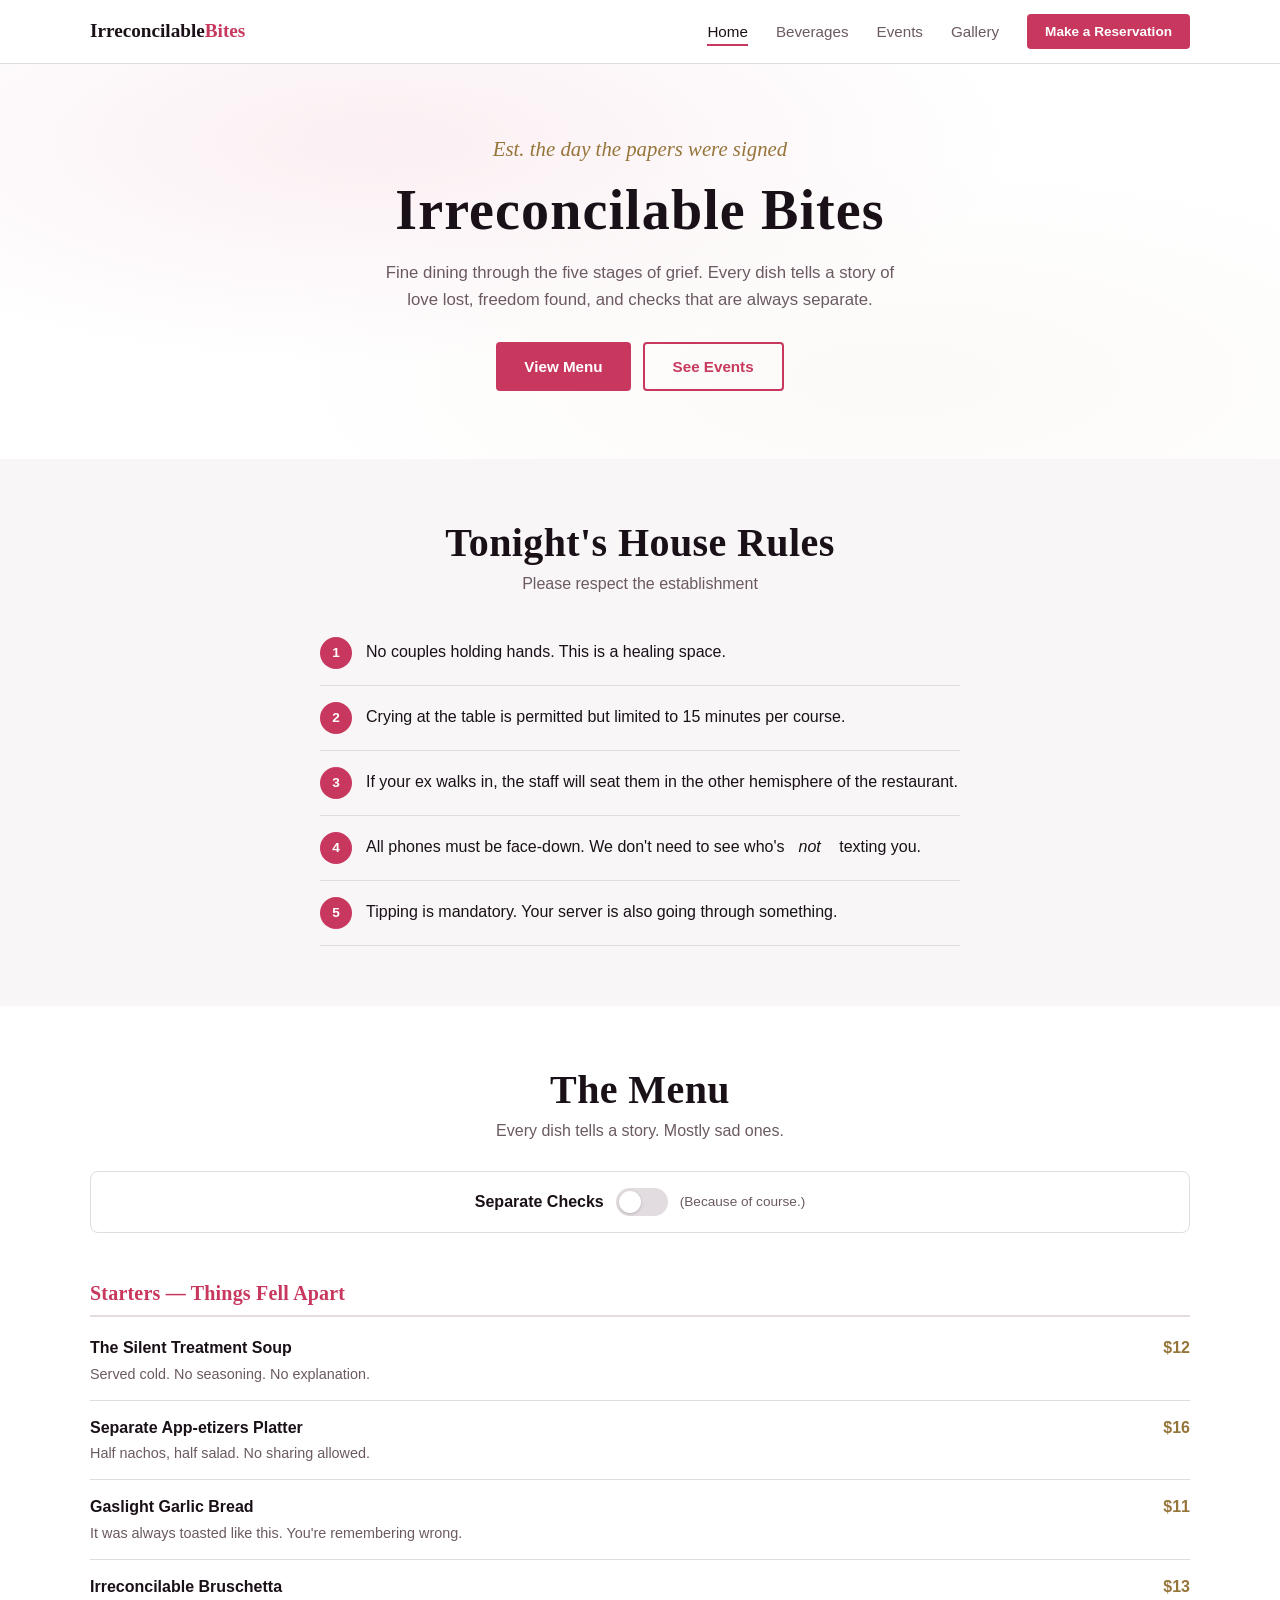
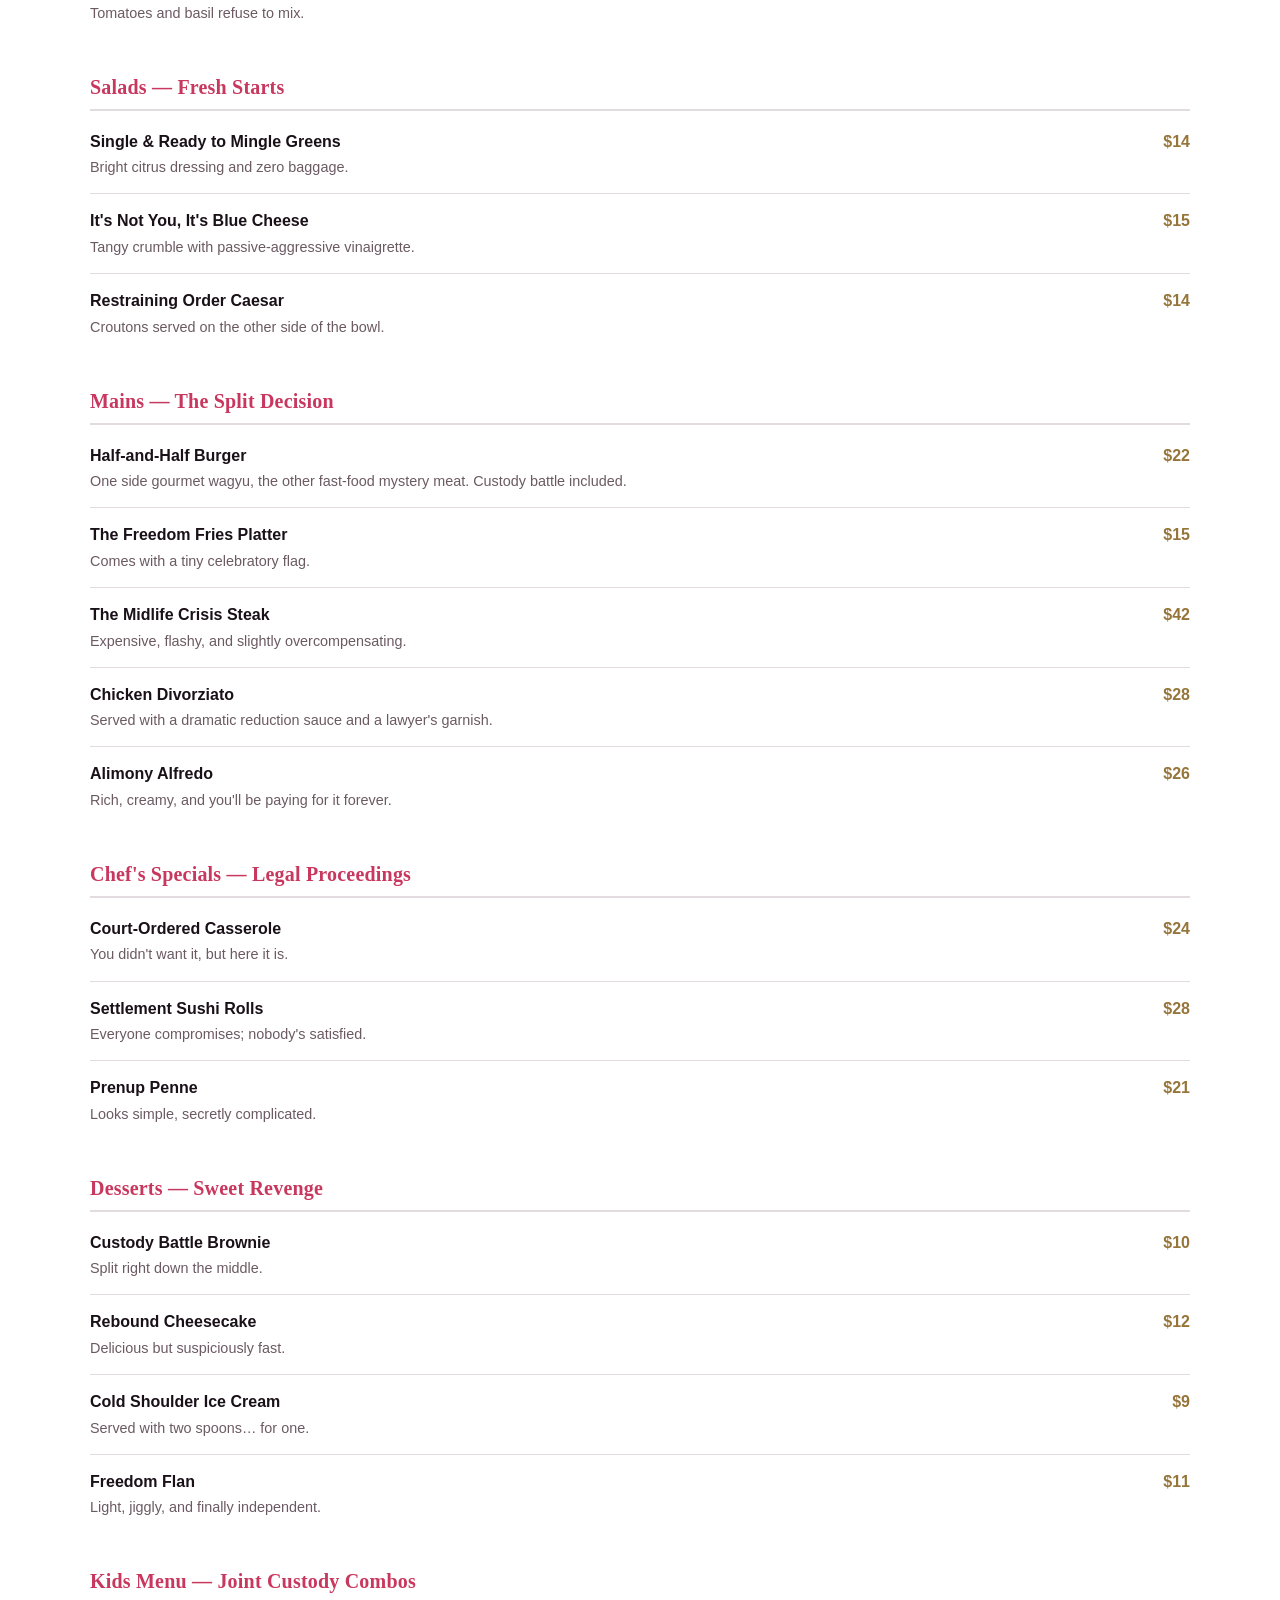
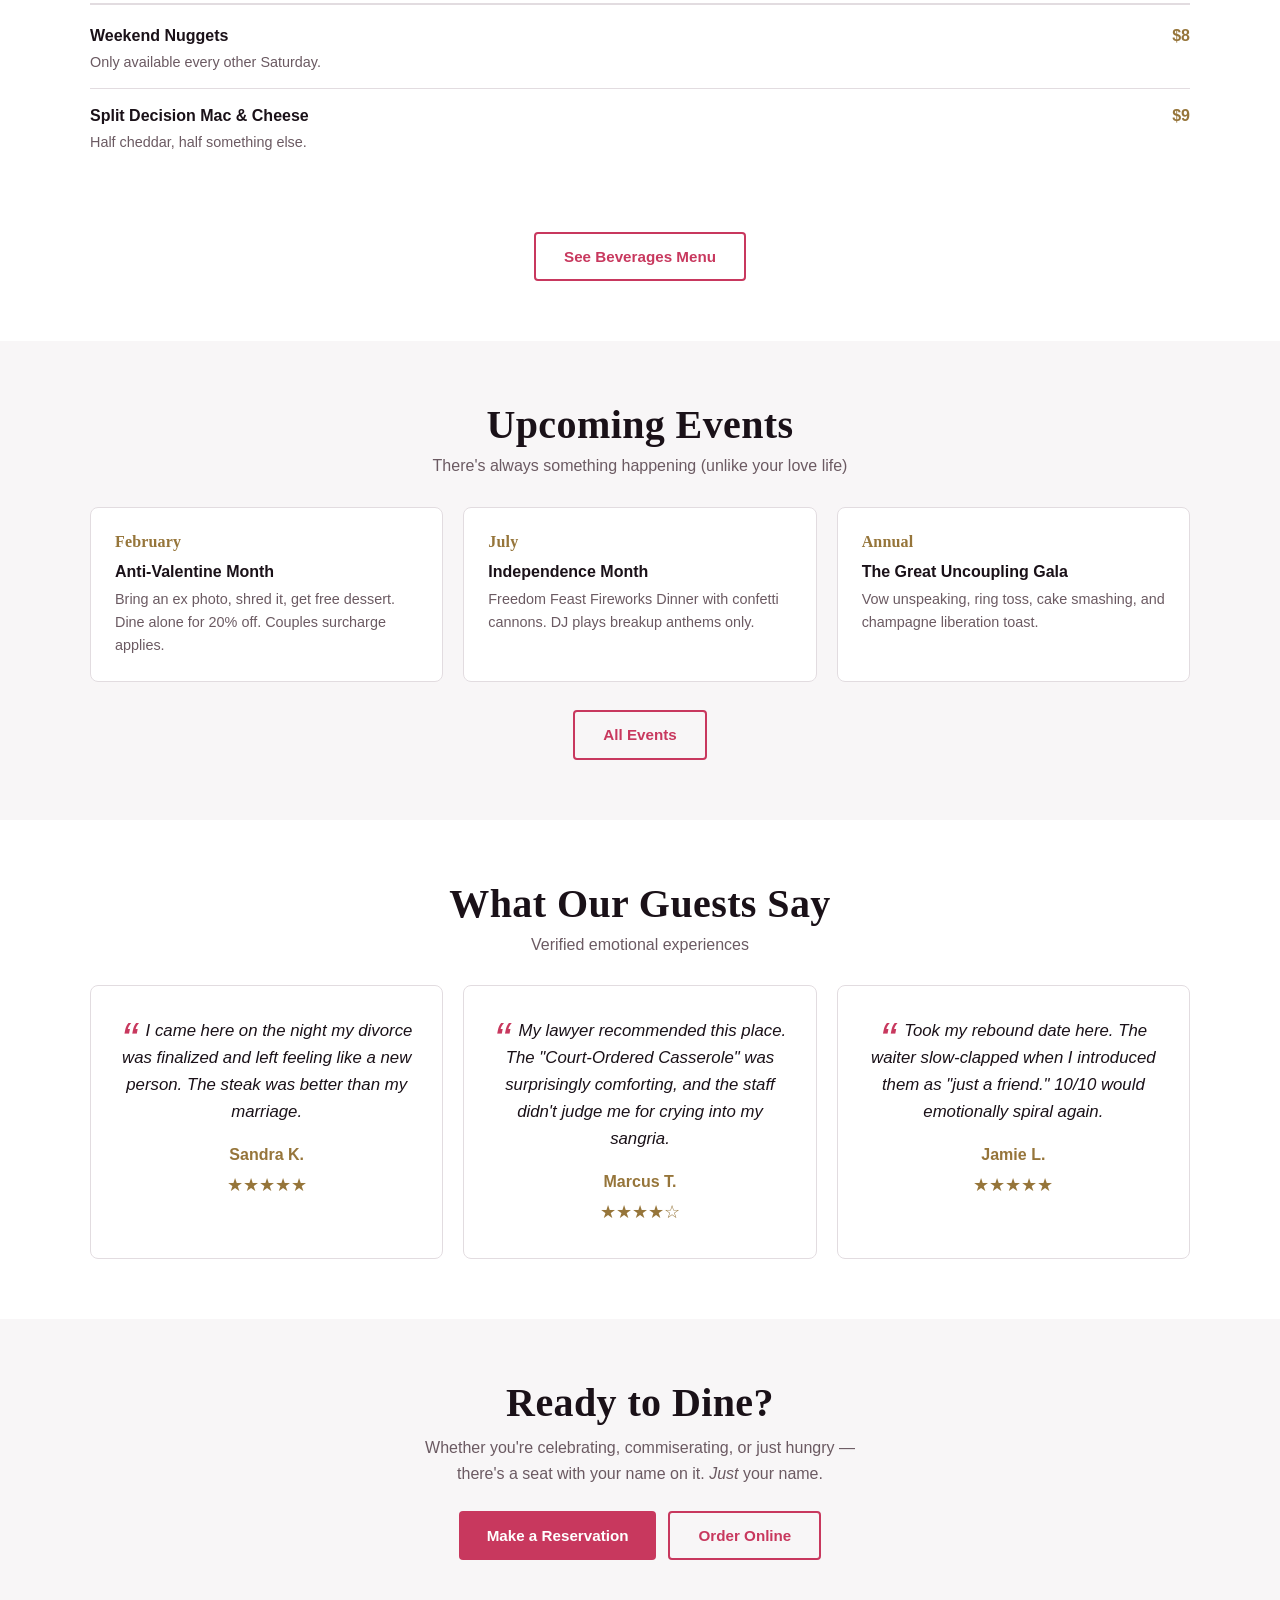
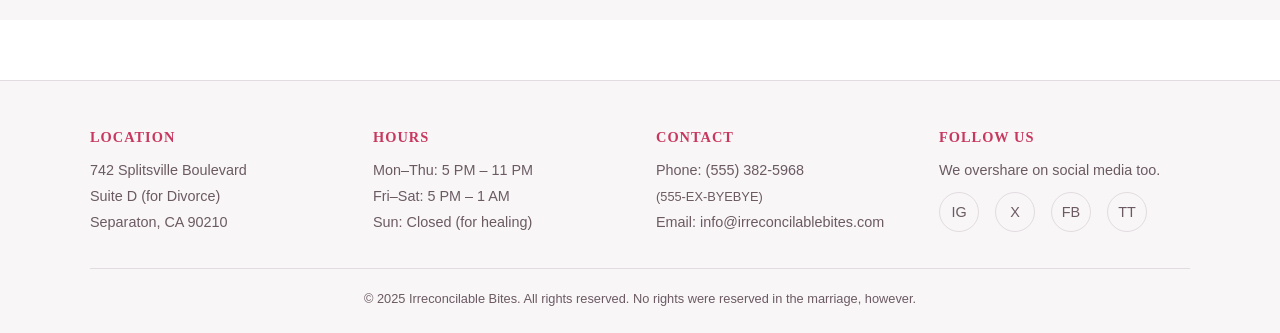
<file: index.html>
<!DOCTYPE html>
<html lang="en">
<head>
  <meta charset="UTF-8">
  <meta name="viewport" content="width=device-width, initial-scale=1.0">
  <title>Irreconcilable Bites — Fine Dining Through the Five Stages</title>
  <meta name="description" content="A divorce-themed restaurant serving dark comedy, great food, and emotional closure. Book your table today.">
  <link rel="stylesheet" href="css/styles.css">
</head>
<body>

  <a href="#main" class="skip-link">Skip to main content</a>

  <!-- ─── Navigation ──────────────────────────── -->
  <nav class="site-nav" aria-label="Main navigation">
    <div class="container site-nav__inner">
      <a href="index.html" class="site-nav__logo" aria-label="Irreconcilable Bites Home">
        Irreconcilable<span>Bites</span>
      </a>
      <button class="site-nav__toggle" aria-expanded="false" aria-controls="nav-menu" aria-label="Toggle navigation menu">
        <span></span><span></span><span></span>
      </button>
      <ul id="nav-menu" class="site-nav__menu" data-open="false" role="list">
        <li><a href="index.html" class="site-nav__link" aria-current="page">Home</a></li>
        <li><a href="beverages.html" class="site-nav__link">Beverages</a></li>
        <li><a href="events.html" class="site-nav__link">Events</a></li>
        <li><a href="gallery.html" class="site-nav__link">Gallery</a></li>
        <li class="site-nav__order"><button class="btn btn--primary btn--sm" data-reservation-btn>Make a Reservation</button></li>
      </ul>
    </div>
  </nav>

  <!-- ─── Hero ────────────────────────────────── -->
  <header class="hero">
    <div class="hero__content">
      <p class="hero__tagline">Est. the day the papers were signed</p>
      <h1 class="hero__title">Irreconcilable Bites</h1>
      <p class="hero__desc">
        Fine dining through the five stages of grief. Every dish tells a story of love lost, freedom found, and checks that are always&nbsp;separate.
      </p>
      <div class="btn-group hero__buttons">
        <a href="#menu" class="btn btn--primary">View Menu</a>
        <a href="events.html" class="btn btn--outline">See Events</a>
      </div>
    </div>
  </header>

  <!-- ─── Main Content ────────────────────────── -->
  <main id="main">

    <!-- House Rules -->
    <section class="section section--alt" aria-labelledby="rules-heading">
      <div class="container text-center">
        <h2 id="rules-heading">Tonight's House Rules</h2>
        <p class="section-subtitle">Please respect the establishment</p>
        <ol class="rules-list">
          <li>No couples holding hands. This is a healing space.</li>
          <li>Crying at the table is permitted but limited to 15 minutes per course.</li>
          <li>If your ex walks in, the staff will seat them in the other hemisphere of the restaurant.</li>
          <li>All phones must be face-down. We don't need to see who's <em>not</em>&nbsp;texting you.</li>
          <li>Tipping is mandatory. Your server is also going through something.</li>
        </ol>
      </div>
    </section>

    <!-- Full Menu -->
    <section id="menu" class="section" aria-labelledby="menu-heading">
      <div class="container">
        <div class="text-center">
          <h2 id="menu-heading">The Menu</h2>
          <p class="section-subtitle">Every dish tells a story. Mostly sad ones.</p>

          <!-- Separate Checks Toggle -->
          <div class="separate-checks-bar" style="margin-top:28px;">
            <label for="separate-checks" style="font-weight:600; cursor:pointer;">
              Separate Checks
            </label>
            <div class="toggle-switch">
              <input type="checkbox" id="separate-checks" aria-label="Toggle separate checks view">
              <span class="toggle-switch__slider" aria-hidden="true"></span>
            </div>
            <span style="color:var(--color-text-muted); font-size:.85rem;">(Because of course.)</span>
          </div>
        </div>

        <div class="menu-split">

          <!-- Column A (main / left) -->
          <div>
            <div class="split-label">Your Side</div>

            <div class="menu-sections">

              <div class="menu-section">
                <h3 class="menu-section__title">Starters &mdash; Things Fell Apart</h3>
                <div class="menu-item">
                  <div class="menu-item__info">
                    <p class="menu-item__name">The Silent Treatment Soup</p>
                    <p class="menu-item__desc">Served cold. No seasoning. No explanation.</p>
                    <p class="mood-tag">Today's mood: Resentful</p>
                  </div>
                  <span class="menu-item__price">$12</span>
                </div>
                <div class="menu-item">
                  <div class="menu-item__info">
                    <p class="menu-item__name">Separate App-etizers Platter</p>
                    <p class="menu-item__desc">Half nachos, half salad. No sharing allowed.</p>
                    <p class="mood-tag">Today's mood: Territorial</p>
                  </div>
                  <span class="menu-item__price">$16</span>
                </div>
                <div class="menu-item">
                  <div class="menu-item__info">
                    <p class="menu-item__name">Gaslight Garlic Bread</p>
                    <p class="menu-item__desc">It was always toasted like this. You're remembering wrong.</p>
                    <p class="mood-tag">Today's mood: Manipulative</p>
                  </div>
                  <span class="menu-item__price">$11</span>
                </div>
                <div class="menu-item">
                  <div class="menu-item__info">
                    <p class="menu-item__name">Irreconcilable Bruschetta</p>
                    <p class="menu-item__desc">Tomatoes and basil refuse to mix.</p>
                    <p class="mood-tag">Today's mood: Stubborn</p>
                  </div>
                  <span class="menu-item__price">$13</span>
                </div>
              </div>

              <div class="menu-section">
                <h3 class="menu-section__title">Salads &mdash; Fresh Starts</h3>
                <div class="menu-item">
                  <div class="menu-item__info">
                    <p class="menu-item__name">Single &amp; Ready to Mingle Greens</p>
                    <p class="menu-item__desc">Bright citrus dressing and zero baggage.</p>
                    <p class="mood-tag">Today's mood: Optimistic</p>
                  </div>
                  <span class="menu-item__price">$14</span>
                </div>
                <div class="menu-item">
                  <div class="menu-item__info">
                    <p class="menu-item__name">It's Not You, It's Blue Cheese</p>
                    <p class="menu-item__desc">Tangy crumble with passive-aggressive vinaigrette.</p>
                    <p class="mood-tag">Today's mood: Deflecting</p>
                  </div>
                  <span class="menu-item__price">$15</span>
                </div>
                <div class="menu-item">
                  <div class="menu-item__info">
                    <p class="menu-item__name">Restraining Order Caesar</p>
                    <p class="menu-item__desc">Croutons served on the other side of the bowl.</p>
                    <p class="mood-tag">Today's mood: Cautious</p>
                  </div>
                  <span class="menu-item__price">$14</span>
                </div>
              </div>

              <div class="menu-section">
                <h3 class="menu-section__title">Mains &mdash; The Split Decision</h3>
                <div class="menu-item">
                  <div class="menu-item__info">
                    <p class="menu-item__name">Half-and-Half Burger</p>
                    <p class="menu-item__desc">One side gourmet wagyu, the other fast-food mystery meat. Custody battle included.</p>
                    <p class="mood-tag">Today's mood: Conflicted</p>
                  </div>
                  <span class="menu-item__price">$22</span>
                </div>
                <div class="menu-item">
                  <div class="menu-item__info">
                    <p class="menu-item__name">The Freedom Fries Platter</p>
                    <p class="menu-item__desc">Comes with a tiny celebratory flag.</p>
                    <p class="mood-tag">Today's mood: Liberated</p>
                  </div>
                  <span class="menu-item__price">$15</span>
                </div>
                <div class="menu-item">
                  <div class="menu-item__info">
                    <p class="menu-item__name">The Midlife Crisis Steak</p>
                    <p class="menu-item__desc">Expensive, flashy, and slightly overcompensating.</p>
                    <p class="mood-tag">Today's mood: Reckless</p>
                  </div>
                  <span class="menu-item__price">$42</span>
                </div>
                <div class="menu-item">
                  <div class="menu-item__info">
                    <p class="menu-item__name">Chicken Divorziato</p>
                    <p class="menu-item__desc">Served with a dramatic reduction sauce and a lawyer's garnish.</p>
                    <p class="mood-tag">Today's mood: Dramatic</p>
                  </div>
                  <span class="menu-item__price">$28</span>
                </div>
                <div class="menu-item">
                  <div class="menu-item__info">
                    <p class="menu-item__name">Alimony Alfredo</p>
                    <p class="menu-item__desc">Rich, creamy, and you'll be paying for it forever.</p>
                    <p class="mood-tag">Today's mood: Expensive</p>
                  </div>
                  <span class="menu-item__price">$26</span>
                </div>
              </div>

              <div class="menu-section">
                <h3 class="menu-section__title">Chef's Specials &mdash; Legal Proceedings</h3>
                <div class="menu-item">
                  <div class="menu-item__info">
                    <p class="menu-item__name">Court-Ordered Casserole</p>
                    <p class="menu-item__desc">You didn't want it, but here it is.</p>
                    <p class="mood-tag">Today's mood: Resigned</p>
                  </div>
                  <span class="menu-item__price">$24</span>
                </div>
                <div class="menu-item">
                  <div class="menu-item__info">
                    <p class="menu-item__name">Settlement Sushi Rolls</p>
                    <p class="menu-item__desc">Everyone compromises; nobody's satisfied.</p>
                    <p class="mood-tag">Today's mood: Compromising</p>
                  </div>
                  <span class="menu-item__price">$28</span>
                </div>
                <div class="menu-item">
                  <div class="menu-item__info">
                    <p class="menu-item__name">Prenup Penne</p>
                    <p class="menu-item__desc">Looks simple, secretly complicated.</p>
                    <p class="mood-tag">Today's mood: Anxious</p>
                  </div>
                  <span class="menu-item__price">$21</span>
                </div>
              </div>

              <div class="menu-section">
                <h3 class="menu-section__title">Desserts &mdash; Sweet Revenge</h3>
                <div class="menu-item">
                  <div class="menu-item__info">
                    <p class="menu-item__name">Custody Battle Brownie</p>
                    <p class="menu-item__desc">Split right down the middle.</p>
                    <p class="mood-tag">Today's mood: Divided</p>
                  </div>
                  <span class="menu-item__price">$10</span>
                </div>
                <div class="menu-item">
                  <div class="menu-item__info">
                    <p class="menu-item__name">Rebound Cheesecake</p>
                    <p class="menu-item__desc">Delicious but suspiciously fast.</p>
                    <p class="mood-tag">Today's mood: Impulsive</p>
                  </div>
                  <span class="menu-item__price">$12</span>
                </div>
                <div class="menu-item">
                  <div class="menu-item__info">
                    <p class="menu-item__name">Cold Shoulder Ice Cream</p>
                    <p class="menu-item__desc">Served with two spoons&hellip; for one.</p>
                    <p class="mood-tag">Today's mood: Petty</p>
                  </div>
                  <span class="menu-item__price">$9</span>
                </div>
                <div class="menu-item">
                  <div class="menu-item__info">
                    <p class="menu-item__name">Freedom Flan</p>
                    <p class="menu-item__desc">Light, jiggly, and finally independent.</p>
                    <p class="mood-tag">Today's mood: Liberated</p>
                  </div>
                  <span class="menu-item__price">$11</span>
                </div>
              </div>

              <div class="menu-section">
                <h3 class="menu-section__title">Kids Menu &mdash; Joint Custody Combos</h3>
                <div class="menu-item">
                  <div class="menu-item__info">
                    <p class="menu-item__name">Weekend Nuggets</p>
                    <p class="menu-item__desc">Only available every other Saturday.</p>
                    <p class="mood-tag">Today's mood: Part-time</p>
                  </div>
                  <span class="menu-item__price">$8</span>
                </div>
                <div class="menu-item">
                  <div class="menu-item__info">
                    <p class="menu-item__name">Split Decision Mac &amp; Cheese</p>
                    <p class="menu-item__desc">Half cheddar, half something else.</p>
                    <p class="mood-tag">Today's mood: Indecisive</p>
                  </div>
                  <span class="menu-item__price">$9</span>
                </div>
              </div>

            </div><!-- /.menu-sections -->
          </div>

          <!-- Column B (Separate Checks duplicate) -->
          <div class="menu-split__column">
            <div class="split-label">Their Side</div>

            <div class="menu-sections">

              <div class="menu-section">
                <h3 class="menu-section__title">Starters &mdash; Things Fell Apart</h3>
                <div class="menu-item">
                  <div class="menu-item__info">
                    <p class="menu-item__name">The Silent Treatment Soup</p>
                    <p class="menu-item__desc">Served cold. No seasoning. No explanation.</p>
                    <p class="mood-tag">Today's mood: Unbothered</p>
                  </div>
                  <span class="menu-item__price">$12</span>
                </div>
                <div class="menu-item">
                  <div class="menu-item__info">
                    <p class="menu-item__name">Separate App-etizers Platter</p>
                    <p class="menu-item__desc">Half nachos, half salad. No sharing allowed.</p>
                    <p class="mood-tag">Today's mood: Hostile</p>
                  </div>
                  <span class="menu-item__price">$16</span>
                </div>
                <div class="menu-item">
                  <div class="menu-item__info">
                    <p class="menu-item__name">Gaslight Garlic Bread</p>
                    <p class="menu-item__desc">It was always toasted like this. You're remembering wrong.</p>
                    <p class="mood-tag">Today's mood: Gaslighting</p>
                  </div>
                  <span class="menu-item__price">$11</span>
                </div>
                <div class="menu-item">
                  <div class="menu-item__info">
                    <p class="menu-item__name">Irreconcilable Bruschetta</p>
                    <p class="menu-item__desc">Tomatoes and basil refuse to mix.</p>
                    <p class="mood-tag">Today's mood: Defiant</p>
                  </div>
                  <span class="menu-item__price">$13</span>
                </div>
              </div>

              <div class="menu-section">
                <h3 class="menu-section__title">Salads &mdash; Fresh Starts</h3>
                <div class="menu-item">
                  <div class="menu-item__info">
                    <p class="menu-item__name">Single &amp; Ready to Mingle Greens</p>
                    <p class="menu-item__desc">Bright citrus dressing and zero baggage.</p>
                    <p class="mood-tag">Today's mood: Desperate</p>
                  </div>
                  <span class="menu-item__price">$14</span>
                </div>
                <div class="menu-item">
                  <div class="menu-item__info">
                    <p class="menu-item__name">It's Not You, It's Blue Cheese</p>
                    <p class="menu-item__desc">Tangy crumble with passive-aggressive vinaigrette.</p>
                    <p class="mood-tag">Today's mood: Denial</p>
                  </div>
                  <span class="menu-item__price">$15</span>
                </div>
                <div class="menu-item">
                  <div class="menu-item__info">
                    <p class="menu-item__name">Restraining Order Caesar</p>
                    <p class="menu-item__desc">Croutons served on the other side of the bowl.</p>
                    <p class="mood-tag">Today's mood: Legally required</p>
                  </div>
                  <span class="menu-item__price">$14</span>
                </div>
              </div>

              <div class="menu-section">
                <h3 class="menu-section__title">Mains &mdash; The Split Decision</h3>
                <div class="menu-item">
                  <div class="menu-item__info">
                    <p class="menu-item__name">Half-and-Half Burger</p>
                    <p class="menu-item__desc">One side gourmet wagyu, the other fast-food mystery meat. Custody battle included.</p>
                    <p class="mood-tag">Today's mood: Petty</p>
                  </div>
                  <span class="menu-item__price">$22</span>
                </div>
                <div class="menu-item">
                  <div class="menu-item__info">
                    <p class="menu-item__name">The Freedom Fries Platter</p>
                    <p class="menu-item__desc">Comes with a tiny celebratory flag.</p>
                    <p class="mood-tag">Today's mood: Victorious</p>
                  </div>
                  <span class="menu-item__price">$15</span>
                </div>
                <div class="menu-item">
                  <div class="menu-item__info">
                    <p class="menu-item__name">The Midlife Crisis Steak</p>
                    <p class="menu-item__desc">Expensive, flashy, and slightly overcompensating.</p>
                    <p class="mood-tag">Today's mood: Impulsive</p>
                  </div>
                  <span class="menu-item__price">$42</span>
                </div>
                <div class="menu-item">
                  <div class="menu-item__info">
                    <p class="menu-item__name">Chicken Divorziato</p>
                    <p class="menu-item__desc">Served with a dramatic reduction sauce and a lawyer's garnish.</p>
                    <p class="mood-tag">Today's mood: Theatrical</p>
                  </div>
                  <span class="menu-item__price">$28</span>
                </div>
                <div class="menu-item">
                  <div class="menu-item__info">
                    <p class="menu-item__name">Alimony Alfredo</p>
                    <p class="menu-item__desc">Rich, creamy, and you'll be paying for it forever.</p>
                    <p class="mood-tag">Today's mood: Bitter</p>
                  </div>
                  <span class="menu-item__price">$26</span>
                </div>
              </div>

              <div class="menu-section">
                <h3 class="menu-section__title">Chef's Specials &mdash; Legal Proceedings</h3>
                <div class="menu-item">
                  <div class="menu-item__info">
                    <p class="menu-item__name">Court-Ordered Casserole</p>
                    <p class="menu-item__desc">You didn't want it, but here it is.</p>
                    <p class="mood-tag">Today's mood: Compliant</p>
                  </div>
                  <span class="menu-item__price">$24</span>
                </div>
                <div class="menu-item">
                  <div class="menu-item__info">
                    <p class="menu-item__name">Settlement Sushi Rolls</p>
                    <p class="menu-item__desc">Everyone compromises; nobody's satisfied.</p>
                    <p class="mood-tag">Today's mood: Resentful</p>
                  </div>
                  <span class="menu-item__price">$28</span>
                </div>
                <div class="menu-item">
                  <div class="menu-item__info">
                    <p class="menu-item__name">Prenup Penne</p>
                    <p class="menu-item__desc">Looks simple, secretly complicated.</p>
                    <p class="mood-tag">Today's mood: Suspicious</p>
                  </div>
                  <span class="menu-item__price">$21</span>
                </div>
              </div>

              <div class="menu-section">
                <h3 class="menu-section__title">Desserts &mdash; Sweet Revenge</h3>
                <div class="menu-item">
                  <div class="menu-item__info">
                    <p class="menu-item__name">Custody Battle Brownie</p>
                    <p class="menu-item__desc">Split right down the middle.</p>
                    <p class="mood-tag">Today's mood: Unfair</p>
                  </div>
                  <span class="menu-item__price">$10</span>
                </div>
                <div class="menu-item">
                  <div class="menu-item__info">
                    <p class="menu-item__name">Rebound Cheesecake</p>
                    <p class="menu-item__desc">Delicious but suspiciously fast.</p>
                    <p class="mood-tag">Today's mood: Suspicious</p>
                  </div>
                  <span class="menu-item__price">$12</span>
                </div>
                <div class="menu-item">
                  <div class="menu-item__info">
                    <p class="menu-item__name">Cold Shoulder Ice Cream</p>
                    <p class="menu-item__desc">Served with two spoons&hellip; for one.</p>
                    <p class="mood-tag">Today's mood: Vindictive</p>
                  </div>
                  <span class="menu-item__price">$9</span>
                </div>
                <div class="menu-item">
                  <div class="menu-item__info">
                    <p class="menu-item__name">Freedom Flan</p>
                    <p class="menu-item__desc">Light, jiggly, and finally independent.</p>
                    <p class="mood-tag">Today's mood: Smug</p>
                  </div>
                  <span class="menu-item__price">$11</span>
                </div>
              </div>

              <div class="menu-section">
                <h3 class="menu-section__title">Kids Menu &mdash; Joint Custody Combos</h3>
                <div class="menu-item">
                  <div class="menu-item__info">
                    <p class="menu-item__name">Weekend Nuggets</p>
                    <p class="menu-item__desc">Only available every other Saturday.</p>
                    <p class="mood-tag">Today's mood: Disappointed</p>
                  </div>
                  <span class="menu-item__price">$8</span>
                </div>
                <div class="menu-item">
                  <div class="menu-item__info">
                    <p class="menu-item__name">Split Decision Mac &amp; Cheese</p>
                    <p class="menu-item__desc">Half cheddar, half something else.</p>
                    <p class="mood-tag">Today's mood: Confused</p>
                  </div>
                  <span class="menu-item__price">$9</span>
                </div>
              </div>

            </div><!-- /.menu-sections -->
          </div>

        </div><!-- /.menu-split -->

        <div class="text-center" style="margin-top:28px;">
          <a href="beverages.html" class="btn btn--outline">See Beverages Menu</a>
        </div>
      </div>
    </section>

    <!-- Featured Events Teaser -->
    <section class="section section--alt" aria-labelledby="events-teaser-heading">
      <div class="container">
        <div class="text-center">
          <h2 id="events-teaser-heading">Upcoming Events</h2>
          <p class="section-subtitle">There's always something happening (unlike your love life)</p>
        </div>
        <div class="grid grid--3" style="margin-top:28px;">
          <div class="card animate-in">
            <h3 style="font-size:1rem; color:var(--color-gold);">February</h3>
            <p style="font-weight:600; margin-top:8px;">Anti-Valentine Month</p>
            <p style="color:var(--color-text-muted); font-size:.9rem; margin-top:4px;">
              Bring an ex photo, shred it, get free dessert. Dine alone for 20% off. Couples surcharge applies.
            </p>
          </div>
          <div class="card animate-in">
            <h3 style="font-size:1rem; color:var(--color-gold);">July</h3>
            <p style="font-weight:600; margin-top:8px;">Independence Month</p>
            <p style="color:var(--color-text-muted); font-size:.9rem; margin-top:4px;">
              Freedom Feast Fireworks Dinner with confetti cannons. DJ plays breakup anthems only.
            </p>
          </div>
          <div class="card animate-in">
            <h3 style="font-size:1rem; color:var(--color-gold);">Annual</h3>
            <p style="font-weight:600; margin-top:8px;">The Great Uncoupling Gala</p>
            <p style="color:var(--color-text-muted); font-size:.9rem; margin-top:4px;">
              Vow unspeaking, ring toss, cake smashing, and champagne liberation toast.
            </p>
          </div>
        </div>
        <div class="text-center" style="margin-top:28px;">
          <a href="events.html" class="btn btn--outline">All Events</a>
        </div>
      </div>
    </section>

    <!-- Testimonials -->
    <section class="section" aria-labelledby="testimonials-heading">
      <div class="container">
        <div class="text-center">
          <h2 id="testimonials-heading">What Our Guests Say</h2>
          <p class="section-subtitle">Verified emotional experiences</p>
        </div>
        <div class="grid grid--3" style="margin-top:28px;">
          <div class="card testimonial animate-in">
            <p class="testimonial__text">
              I came here on the night my divorce was finalized and left feeling like a new person. The steak was better than my marriage.
            </p>
            <p class="testimonial__author">Sandra K.</p>
            <p class="testimonial__stars" aria-label="5 out of 5 stars">&#9733;&#9733;&#9733;&#9733;&#9733;</p>
          </div>
          <div class="card testimonial animate-in">
            <p class="testimonial__text">
              My lawyer recommended this place. The "Court-Ordered Casserole" was surprisingly comforting, and the staff didn't judge me for crying into my sangria.
            </p>
            <p class="testimonial__author">Marcus T.</p>
            <p class="testimonial__stars" aria-label="4 out of 5 stars">&#9733;&#9733;&#9733;&#9733;&#9734;</p>
          </div>
          <div class="card testimonial animate-in">
            <p class="testimonial__text">
              Took my rebound date here. The waiter slow-clapped when I introduced them as "just a friend." 10/10 would emotionally spiral again.
            </p>
            <p class="testimonial__author">Jamie L.</p>
            <p class="testimonial__stars" aria-label="5 out of 5 stars">&#9733;&#9733;&#9733;&#9733;&#9733;</p>
          </div>
        </div>
      </div>
    </section>

    <!-- CTA -->
    <section class="section section--alt text-center">
      <div class="container">
        <h2>Ready to Dine?</h2>
        <p style="color:var(--color-text-muted); margin-top:8px; max-width:480px; margin-left:auto; margin-right:auto;">
          Whether you're celebrating, commiserating, or just hungry &mdash; there's a seat with your name on it. <em>Just</em> your name.
        </p>
        <div class="btn-group" style="justify-content:center; margin-top:24px;">
          <button class="btn btn--primary" data-reservation-btn>Make a Reservation</button>
          <a href="#" class="btn btn--outline" data-order-btn>Order Online</a>
        </div>
      </div>
    </section>

  </main>

  <!-- ─── Footer ──────────────────────────────── -->
  <footer class="site-footer">
    <div class="container">
      <div class="footer-grid">
        <div class="footer-col">
          <h4>Location</h4>
          <p>
            742 Splitsville Boulevard<br>
            Suite D (for Divorce)<br>
            Separaton, CA 90210
          </p>
        </div>
        <div class="footer-col">
          <h4>Hours</h4>
          <p>
            Mon&ndash;Thu: 5 PM &ndash; 11 PM<br>
            Fri&ndash;Sat: 5 PM &ndash; 1 AM<br>
            Sun: Closed (for healing)
          </p>
        </div>
        <div class="footer-col">
          <h4>Contact</h4>
          <p>
            Phone: (555) 382-5968<br>
            <span style="font-size:.8rem; color:var(--color-text-muted);">(555-EX-BYEBYE)<br></span>
            Email: info@irreconcilablebites.com
          </p>
        </div>
        <div class="footer-col">
          <h4>Follow Us</h4>
          <p>We overshare on social media too.</p>
          <div class="footer-social">
            <a href="#" aria-label="Instagram" title="Instagram">IG</a>
            <a href="#" aria-label="Twitter / X" title="Twitter / X">X</a>
            <a href="#" aria-label="Facebook" title="Facebook">FB</a>
            <a href="#" aria-label="TikTok" title="TikTok">TT</a>
          </div>
        </div>
      </div>
      <div class="footer-bottom">
        <p>&copy; 2025 Irreconcilable Bites. All rights reserved. No rights were reserved in the marriage, however.</p>
      </div>
    </div>
  </footer>

  <!-- ─── Order Online Modal ──────────────────── -->
  <div class="modal-overlay" id="order-modal" data-open="false" role="dialog" aria-modal="true" aria-labelledby="order-modal-title">
    <div class="modal">
      <button class="modal__close" aria-label="Close modal">&times;</button>
      <div class="modal__icon" aria-hidden="true">&#9878;</div>
      <h2 id="order-modal-title">Online Ordering</h2>
      <p>Online ordering is currently <strong>under litigation</strong>. Our lawyers and our delivery drivers are working through some things.</p>
      <p style="font-size:.85rem; color:var(--color-text-muted);">Please visit us in person or call (555) 382-5968 to place a takeout order. Separate bags available upon request.</p>
      <button class="btn btn--primary" style="margin-top:12px;" onclick="document.getElementById('order-modal').setAttribute('data-open','false');document.body.style.overflow='';">Understood</button>
    </div>
  </div>

  <!-- ─── Reservation Modal ───────────────────── -->
  <div class="modal-overlay" id="reservation-modal" data-open="false" role="dialog" aria-modal="true" aria-labelledby="res-modal-title">
    <div class="modal" style="text-align:left;">
      <button class="modal__close" aria-label="Close modal">&times;</button>
      <h2 id="res-modal-title" style="text-align:center;">Make a Reservation</h2>
      <p style="text-align:center; margin-bottom:20px;">Tables for one are our specialty.</p>

      <form id="reservation-form" class="reservation-form" novalidate>
        <div class="form-group">
          <label for="res-name">Name</label>
          <input type="text" id="res-name" required placeholder="Your name (not your ex's)">
          <p class="form-error">Please enter your name.</p>
        </div>
        <div class="form-group">
          <label for="res-email">Email</label>
          <input type="email" id="res-email" required placeholder="you@freedom.com">
          <p class="form-error">Please enter a valid email.</p>
        </div>
        <div class="form-group">
          <label for="res-date">Date</label>
          <input type="date" id="res-date" required>
          <p class="form-error">Please select a date.</p>
        </div>
        <div class="form-group">
          <label for="res-guests">Party Size</label>
          <select id="res-guests" required>
            <option value="">Select...</option>
            <option value="1">1 (Recommended)</option>
            <option value="2">2 (We won't judge)</option>
            <option value="3-4">3-4</option>
            <option value="5+">5+ (Support group?)</option>
          </select>
          <p class="form-error">Please select a party size.</p>
        </div>
        <div class="form-group">
          <label for="res-occasion">Occasion</label>
          <select id="res-occasion">
            <option value="">Prefer not to say</option>
            <option value="finalization">Finalization Celebration</option>
            <option value="healing">Healing Dinner</option>
            <option value="rebound">Rebound Date</option>
            <option value="custody">Post-Custody Hearing</option>
            <option value="birthday">Birthday (Solo)</option>
            <option value="other">Other (It's complicated)</option>
          </select>
        </div>
        <button type="submit" class="btn btn--primary" style="width:100%; justify-content:center; margin-top:8px;">Submit Reservation</button>
      </form>

      <div class="reservation-success">
        <div style="text-align:center;">
          <div class="modal__icon" aria-hidden="true">&#9878;</div>
          <h3>Reservation Pending Arbitration</h3>
          <p style="margin-top:12px;">Your reservation has been submitted and is currently <strong>pending arbitration</strong>. A mediator (host) will contact you within 24&ndash;48 business hours to finalize seating arrangements.</p>
          <p style="font-size:.85rem; color:var(--color-text-muted); margin-top:8px;">Confirmation number: DIV-2025-&#8203;4829</p>
          <button class="btn btn--primary" style="margin-top:16px;" onclick="document.getElementById('reservation-modal').setAttribute('data-open','false');document.body.style.overflow='';">Close</button>
        </div>
      </div>
    </div>
  </div>

  <script src="js/main.js"></script>
</body>
</html>
</file>
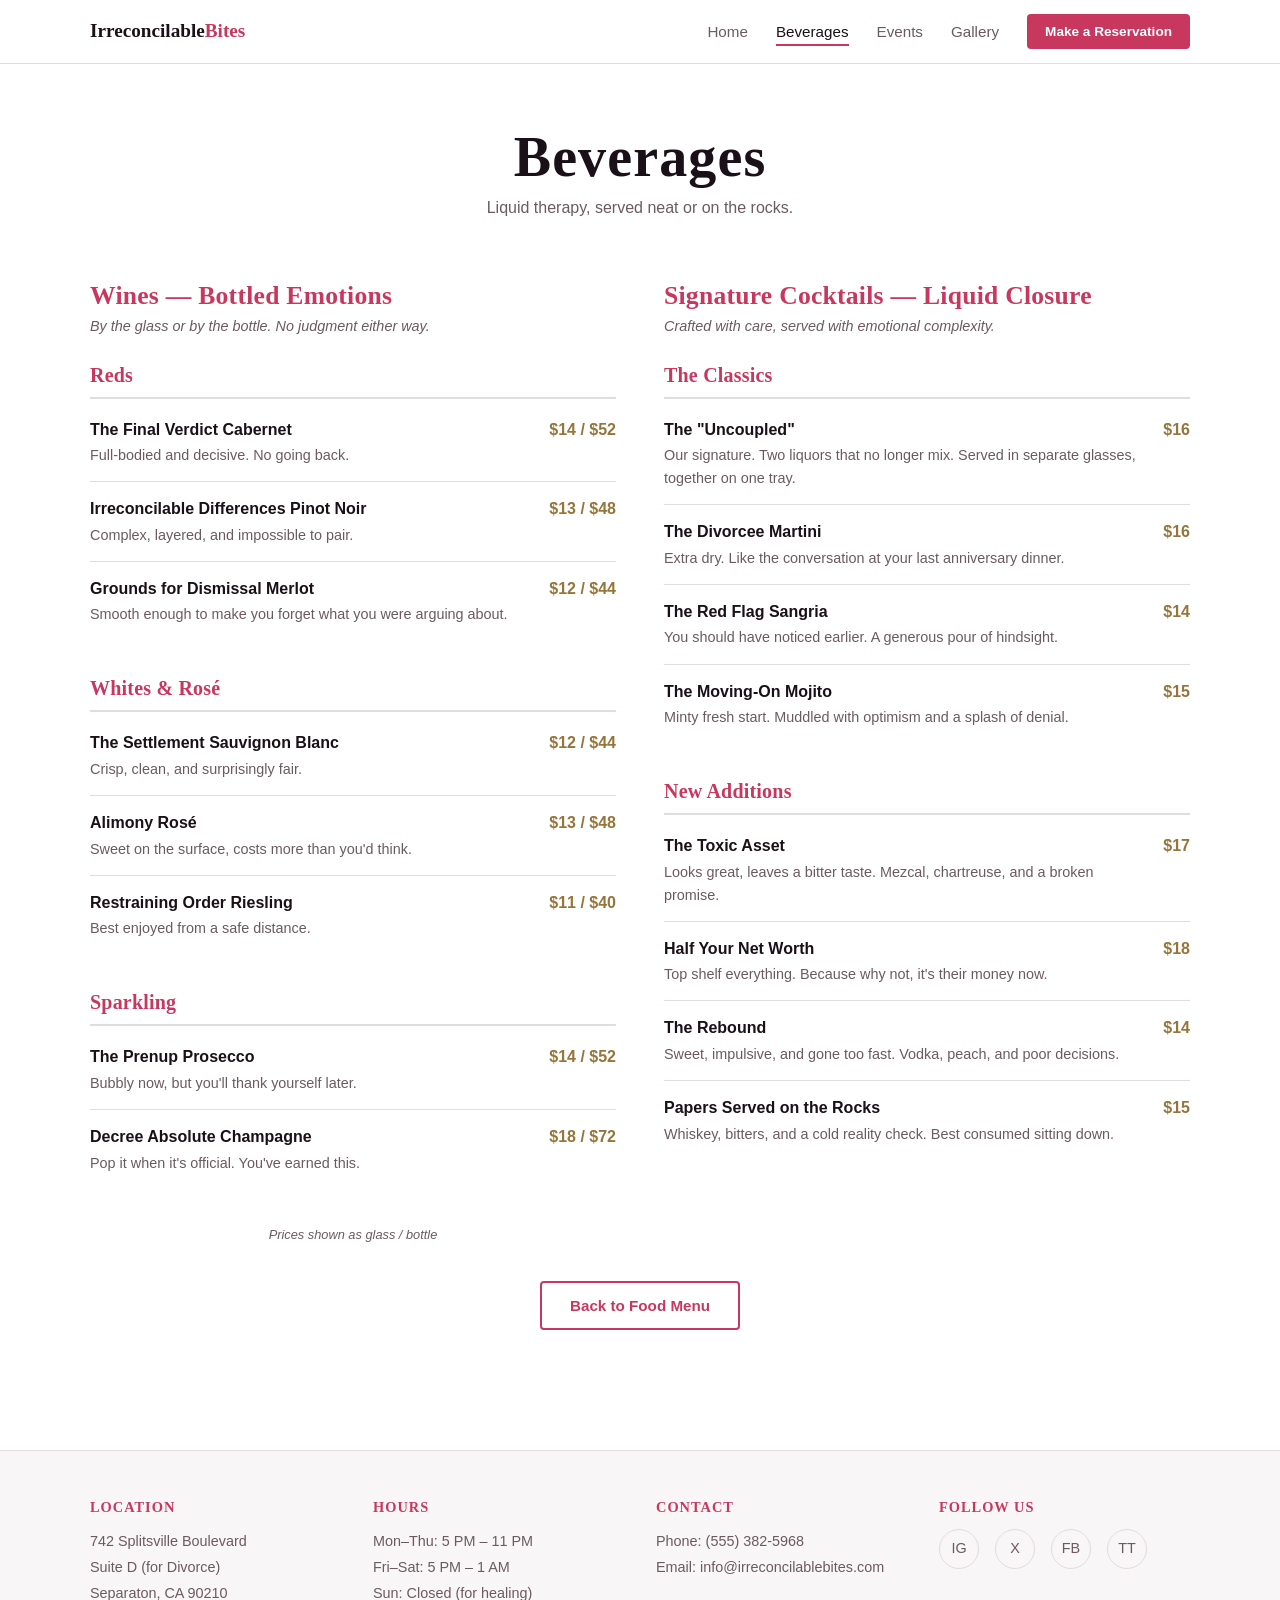
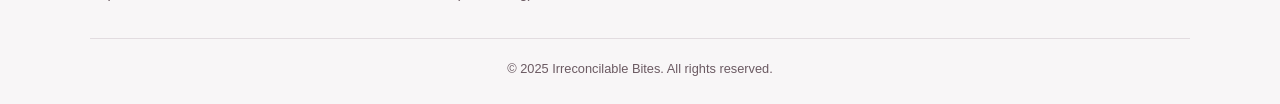
<file: beverages.html>
<!DOCTYPE html>
<html lang="en">
<head>
  <meta charset="UTF-8">
  <meta name="viewport" content="width=device-width, initial-scale=1.0">
  <title>Beverages — Irreconcilable Bites</title>
  <meta name="description" content="Divorce-themed wines and signature cocktails at Irreconcilable Bites. Drown your sorrows in style.">
  <link rel="stylesheet" href="css/styles.css">
</head>
<body>

  <a href="#main" class="skip-link">Skip to main content</a>

  <!-- ─── Navigation ──────────────────────────── -->
  <nav class="site-nav" aria-label="Main navigation">
    <div class="container site-nav__inner">
      <a href="index.html" class="site-nav__logo" aria-label="Irreconcilable Bites Home">
        Irreconcilable<span>Bites</span>
      </a>
      <button class="site-nav__toggle" aria-expanded="false" aria-controls="nav-menu" aria-label="Toggle navigation menu">
        <span></span><span></span><span></span>
      </button>
      <ul id="nav-menu" class="site-nav__menu" data-open="false" role="list">
        <li><a href="index.html" class="site-nav__link">Home</a></li>
        <li><a href="beverages.html" class="site-nav__link">Beverages</a></li>
        <li><a href="events.html" class="site-nav__link">Events</a></li>
        <li><a href="gallery.html" class="site-nav__link">Gallery</a></li>
        <li class="site-nav__order"><button class="btn btn--primary btn--sm" data-reservation-btn>Make a Reservation</button></li>
      </ul>
    </div>
  </nav>

  <main id="main">

    <!-- Page Header -->
    <section class="section text-center">
      <div class="container">
        <h1>Beverages</h1>
        <p class="section-subtitle">Liquid therapy, served neat or on the rocks.</p>
      </div>
    </section>

    <!-- Beverages Two-Column Layout -->
    <section class="section" style="padding-top:0;">
      <div class="container">
        <div class="beverages-grid">

          <!-- Column 1: Wines -->
          <div class="beverages-column">
            <h2 class="beverages-column__title">Wines &mdash; Bottled Emotions</h2>
            <p class="beverages-column__subtitle">By the glass or by the bottle. No judgment either way.</p>

            <div class="menu-sections">
              <div class="menu-section">
                <h3 class="menu-section__title">Reds</h3>
                <div class="menu-item">
                  <div class="menu-item__info">
                    <p class="menu-item__name">The Final Verdict Cabernet</p>
                    <p class="menu-item__desc">Full-bodied and decisive. No going back.</p>
                  </div>
                  <span class="menu-item__price">$14 / $52</span>
                </div>
                <div class="menu-item">
                  <div class="menu-item__info">
                    <p class="menu-item__name">Irreconcilable Differences Pinot Noir</p>
                    <p class="menu-item__desc">Complex, layered, and impossible to pair.</p>
                  </div>
                  <span class="menu-item__price">$13 / $48</span>
                </div>
                <div class="menu-item">
                  <div class="menu-item__info">
                    <p class="menu-item__name">Grounds for Dismissal Merlot</p>
                    <p class="menu-item__desc">Smooth enough to make you forget what you were arguing about.</p>
                  </div>
                  <span class="menu-item__price">$12 / $44</span>
                </div>
              </div>

              <div class="menu-section">
                <h3 class="menu-section__title">Whites &amp; Ros&eacute;</h3>
                <div class="menu-item">
                  <div class="menu-item__info">
                    <p class="menu-item__name">The Settlement Sauvignon Blanc</p>
                    <p class="menu-item__desc">Crisp, clean, and surprisingly fair.</p>
                  </div>
                  <span class="menu-item__price">$12 / $44</span>
                </div>
                <div class="menu-item">
                  <div class="menu-item__info">
                    <p class="menu-item__name">Alimony Ros&eacute;</p>
                    <p class="menu-item__desc">Sweet on the surface, costs more than you'd think.</p>
                  </div>
                  <span class="menu-item__price">$13 / $48</span>
                </div>
                <div class="menu-item">
                  <div class="menu-item__info">
                    <p class="menu-item__name">Restraining Order Riesling</p>
                    <p class="menu-item__desc">Best enjoyed from a safe distance.</p>
                  </div>
                  <span class="menu-item__price">$11 / $40</span>
                </div>
              </div>

              <div class="menu-section">
                <h3 class="menu-section__title">Sparkling</h3>
                <div class="menu-item">
                  <div class="menu-item__info">
                    <p class="menu-item__name">The Prenup Prosecco</p>
                    <p class="menu-item__desc">Bubbly now, but you'll thank yourself later.</p>
                  </div>
                  <span class="menu-item__price">$14 / $52</span>
                </div>
                <div class="menu-item">
                  <div class="menu-item__info">
                    <p class="menu-item__name">Decree Absolute Champagne</p>
                    <p class="menu-item__desc">Pop it when it's official. You've earned this.</p>
                  </div>
                  <span class="menu-item__price">$18 / $72</span>
                </div>
              </div>
            </div>

            <p class="beverages-note">Prices shown as glass / bottle</p>
          </div>

          <!-- Column 2: Signature Cocktails -->
          <div class="beverages-column">
            <h2 class="beverages-column__title">Signature Cocktails &mdash; Liquid Closure</h2>
            <p class="beverages-column__subtitle">Crafted with care, served with emotional complexity.</p>

            <div class="menu-sections">
              <div class="menu-section">
                <h3 class="menu-section__title">The Classics</h3>
                <div class="menu-item">
                  <div class="menu-item__info">
                    <p class="menu-item__name">The "Uncoupled"</p>
                    <p class="menu-item__desc">Our signature. Two liquors that no longer mix. Served in separate glasses, together on one tray.</p>
                  </div>
                  <span class="menu-item__price">$16</span>
                </div>
                <div class="menu-item">
                  <div class="menu-item__info">
                    <p class="menu-item__name">The Divorcee Martini</p>
                    <p class="menu-item__desc">Extra dry. Like the conversation at your last anniversary dinner.</p>
                  </div>
                  <span class="menu-item__price">$16</span>
                </div>
                <div class="menu-item">
                  <div class="menu-item__info">
                    <p class="menu-item__name">The Red Flag Sangria</p>
                    <p class="menu-item__desc">You should have noticed earlier. A generous pour of hindsight.</p>
                  </div>
                  <span class="menu-item__price">$14</span>
                </div>
                <div class="menu-item">
                  <div class="menu-item__info">
                    <p class="menu-item__name">The Moving-On Mojito</p>
                    <p class="menu-item__desc">Minty fresh start. Muddled with optimism and a splash of denial.</p>
                  </div>
                  <span class="menu-item__price">$15</span>
                </div>
              </div>

              <div class="menu-section">
                <h3 class="menu-section__title">New Additions</h3>
                <div class="menu-item">
                  <div class="menu-item__info">
                    <p class="menu-item__name">The Toxic Asset</p>
                    <p class="menu-item__desc">Looks great, leaves a bitter taste. Mezcal, chartreuse, and a broken promise.</p>
                  </div>
                  <span class="menu-item__price">$17</span>
                </div>
                <div class="menu-item">
                  <div class="menu-item__info">
                    <p class="menu-item__name">Half Your Net Worth</p>
                    <p class="menu-item__desc">Top shelf everything. Because why not, it's their money now.</p>
                  </div>
                  <span class="menu-item__price">$18</span>
                </div>
                <div class="menu-item">
                  <div class="menu-item__info">
                    <p class="menu-item__name">The Rebound</p>
                    <p class="menu-item__desc">Sweet, impulsive, and gone too fast. Vodka, peach, and poor decisions.</p>
                  </div>
                  <span class="menu-item__price">$14</span>
                </div>
                <div class="menu-item">
                  <div class="menu-item__info">
                    <p class="menu-item__name">Papers Served on the Rocks</p>
                    <p class="menu-item__desc">Whiskey, bitters, and a cold reality check. Best consumed sitting down.</p>
                  </div>
                  <span class="menu-item__price">$15</span>
                </div>
              </div>
            </div>
          </div>

        </div><!-- /.beverages-grid -->

        <div class="text-center" style="margin-top:36px;">
          <a href="index.html#menu" class="btn btn--outline">Back to Food Menu</a>
        </div>
      </div>
    </section>

  </main>

  <!-- ─── Footer ──────────────────────────────── -->
  <footer class="site-footer">
    <div class="container">
      <div class="footer-grid">
        <div class="footer-col">
          <h4>Location</h4>
          <p>
            742 Splitsville Boulevard<br>
            Suite D (for Divorce)<br>
            Separaton, CA 90210
          </p>
        </div>
        <div class="footer-col">
          <h4>Hours</h4>
          <p>
            Mon&ndash;Thu: 5 PM &ndash; 11 PM<br>
            Fri&ndash;Sat: 5 PM &ndash; 1 AM<br>
            Sun: Closed (for healing)
          </p>
        </div>
        <div class="footer-col">
          <h4>Contact</h4>
          <p>
            Phone: (555) 382-5968<br>
            Email: info@irreconcilablebites.com
          </p>
        </div>
        <div class="footer-col">
          <h4>Follow Us</h4>
          <div class="footer-social">
            <a href="#" aria-label="Instagram">IG</a>
            <a href="#" aria-label="Twitter / X">X</a>
            <a href="#" aria-label="Facebook">FB</a>
            <a href="#" aria-label="TikTok">TT</a>
          </div>
        </div>
      </div>
      <div class="footer-bottom">
        <p>&copy; 2025 Irreconcilable Bites. All rights reserved.</p>
      </div>
    </div>
  </footer>

  <!-- ─── Order Online Modal ──────────────────── -->
  <div class="modal-overlay" id="order-modal" data-open="false" role="dialog" aria-modal="true" aria-labelledby="order-modal-title">
    <div class="modal">
      <button class="modal__close" aria-label="Close modal">&times;</button>
      <div class="modal__icon" aria-hidden="true">&#9878;</div>
      <h2 id="order-modal-title">Online Ordering</h2>
      <p>Online ordering is currently <strong>under litigation</strong>. Our lawyers and our delivery drivers are working through some things.</p>
      <button class="btn btn--primary" style="margin-top:12px;" onclick="document.getElementById('order-modal').setAttribute('data-open','false');document.body.style.overflow='';">Understood</button>
    </div>
  </div>

  <!-- ─── Reservation Modal ───────────────────── -->
  <div class="modal-overlay" id="reservation-modal" data-open="false" role="dialog" aria-modal="true" aria-labelledby="res-modal-title">
    <div class="modal" style="text-align:left;">
      <button class="modal__close" aria-label="Close modal">&times;</button>
      <h2 id="res-modal-title" style="text-align:center;">Make a Reservation</h2>
      <p style="text-align:center; margin-bottom:20px;">Tables for one are our specialty.</p>
      <form id="reservation-form" class="reservation-form" novalidate>
        <div class="form-group">
          <label for="res-name">Name</label>
          <input type="text" id="res-name" required placeholder="Your name (not your ex's)">
          <p class="form-error">Please enter your name.</p>
        </div>
        <div class="form-group">
          <label for="res-email">Email</label>
          <input type="email" id="res-email" required placeholder="you@freedom.com">
          <p class="form-error">Please enter a valid email.</p>
        </div>
        <div class="form-group">
          <label for="res-date">Date</label>
          <input type="date" id="res-date" required>
          <p class="form-error">Please select a date.</p>
        </div>
        <div class="form-group">
          <label for="res-guests">Party Size</label>
          <select id="res-guests" required>
            <option value="">Select...</option>
            <option value="1">1 (Recommended)</option>
            <option value="2">2 (We won't judge)</option>
            <option value="3-4">3-4</option>
            <option value="5+">5+ (Support group?)</option>
          </select>
          <p class="form-error">Please select a party size.</p>
        </div>
        <div class="form-group">
          <label for="res-occasion">Occasion</label>
          <select id="res-occasion">
            <option value="">Prefer not to say</option>
            <option value="finalization">Finalization Celebration</option>
            <option value="healing">Healing Dinner</option>
            <option value="rebound">Rebound Date</option>
            <option value="custody">Post-Custody Hearing</option>
            <option value="birthday">Birthday (Solo)</option>
            <option value="other">Other (It's complicated)</option>
          </select>
        </div>
        <button type="submit" class="btn btn--primary" style="width:100%; justify-content:center; margin-top:8px;">Submit Reservation</button>
      </form>
      <div class="reservation-success">
        <div style="text-align:center;">
          <div class="modal__icon" aria-hidden="true">&#9878;</div>
          <h3>Reservation Pending Arbitration</h3>
          <p style="margin-top:12px;">Your reservation has been submitted and is currently <strong>pending arbitration</strong>. A mediator (host) will contact you within 24&ndash;48 business hours to finalize seating arrangements.</p>
          <p style="font-size:.85rem; color:var(--color-text-muted); margin-top:8px;">Confirmation number: DIV-2025-&#8203;4829</p>
          <button class="btn btn--primary" style="margin-top:16px;" onclick="document.getElementById('reservation-modal').setAttribute('data-open','false');document.body.style.overflow='';">Close</button>
        </div>
      </div>
    </div>
  </div>

  <script src="js/main.js"></script>
</body>
</html>
</file>
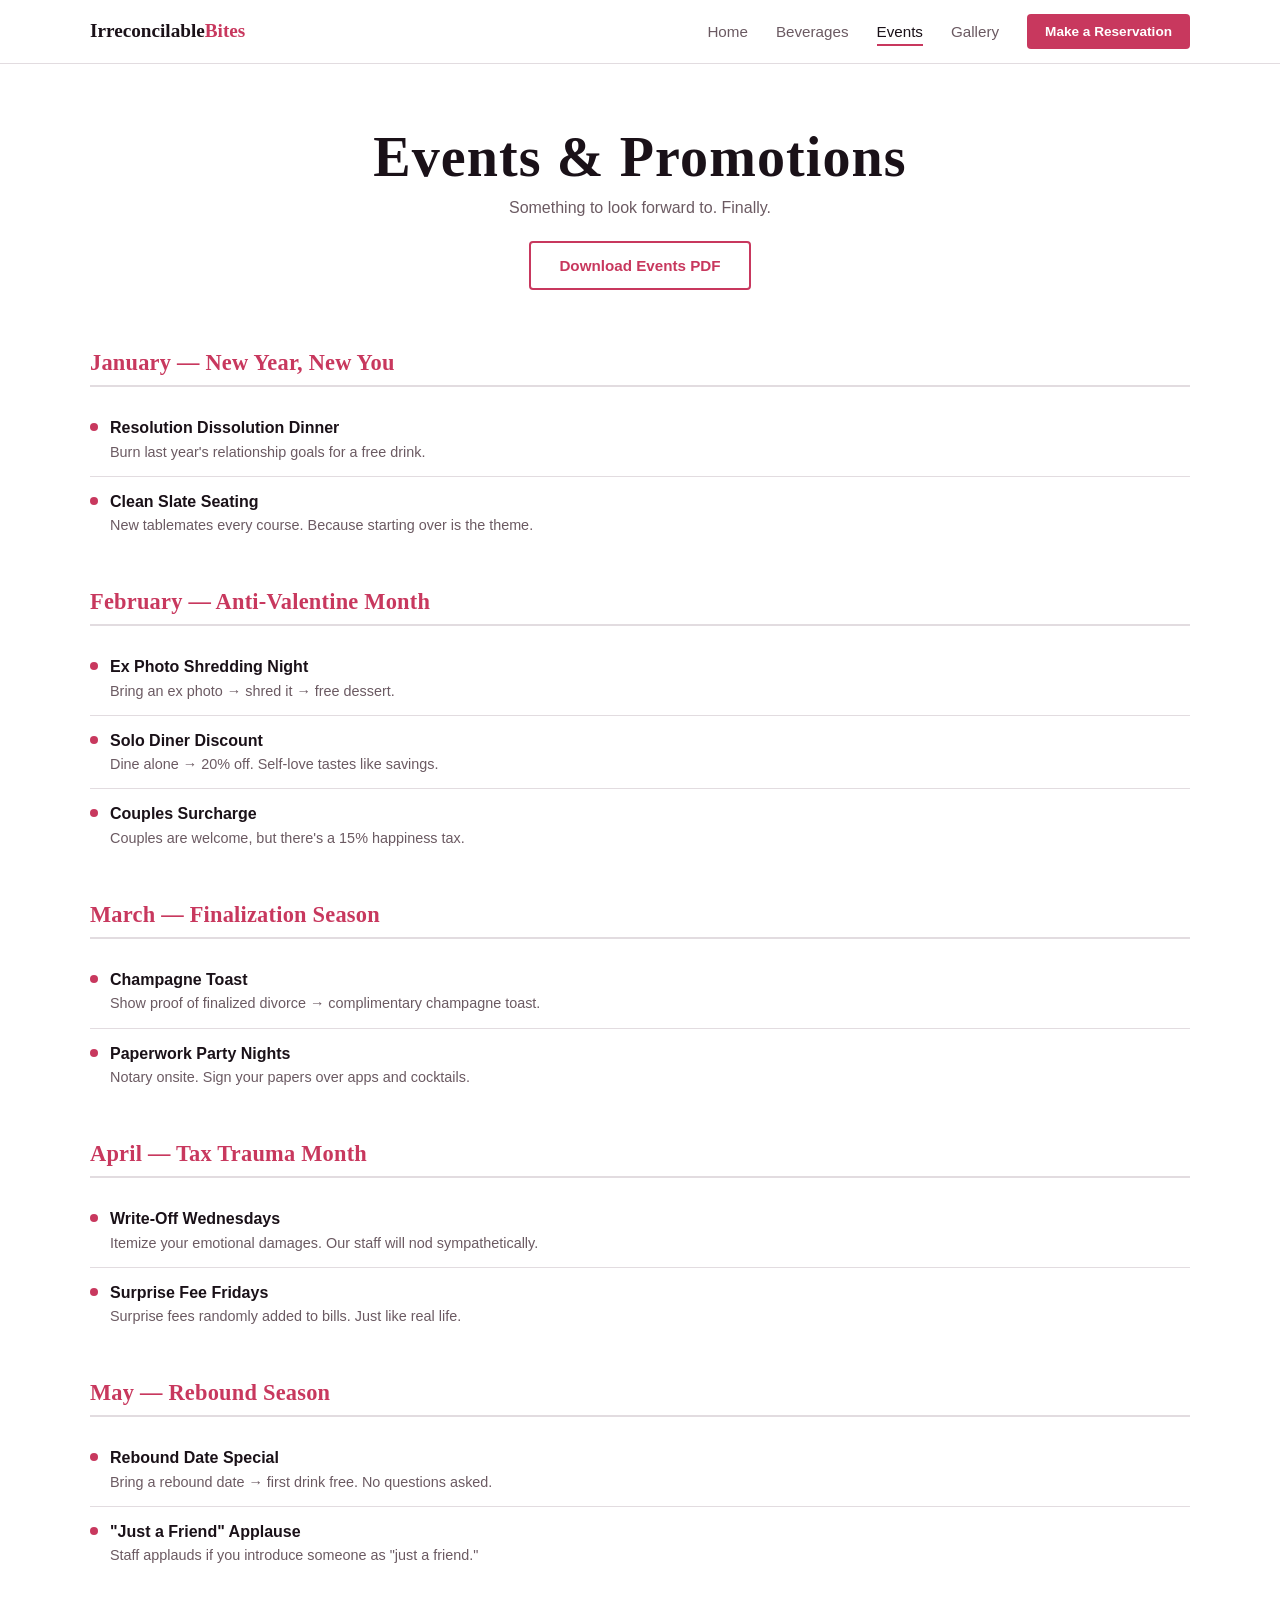
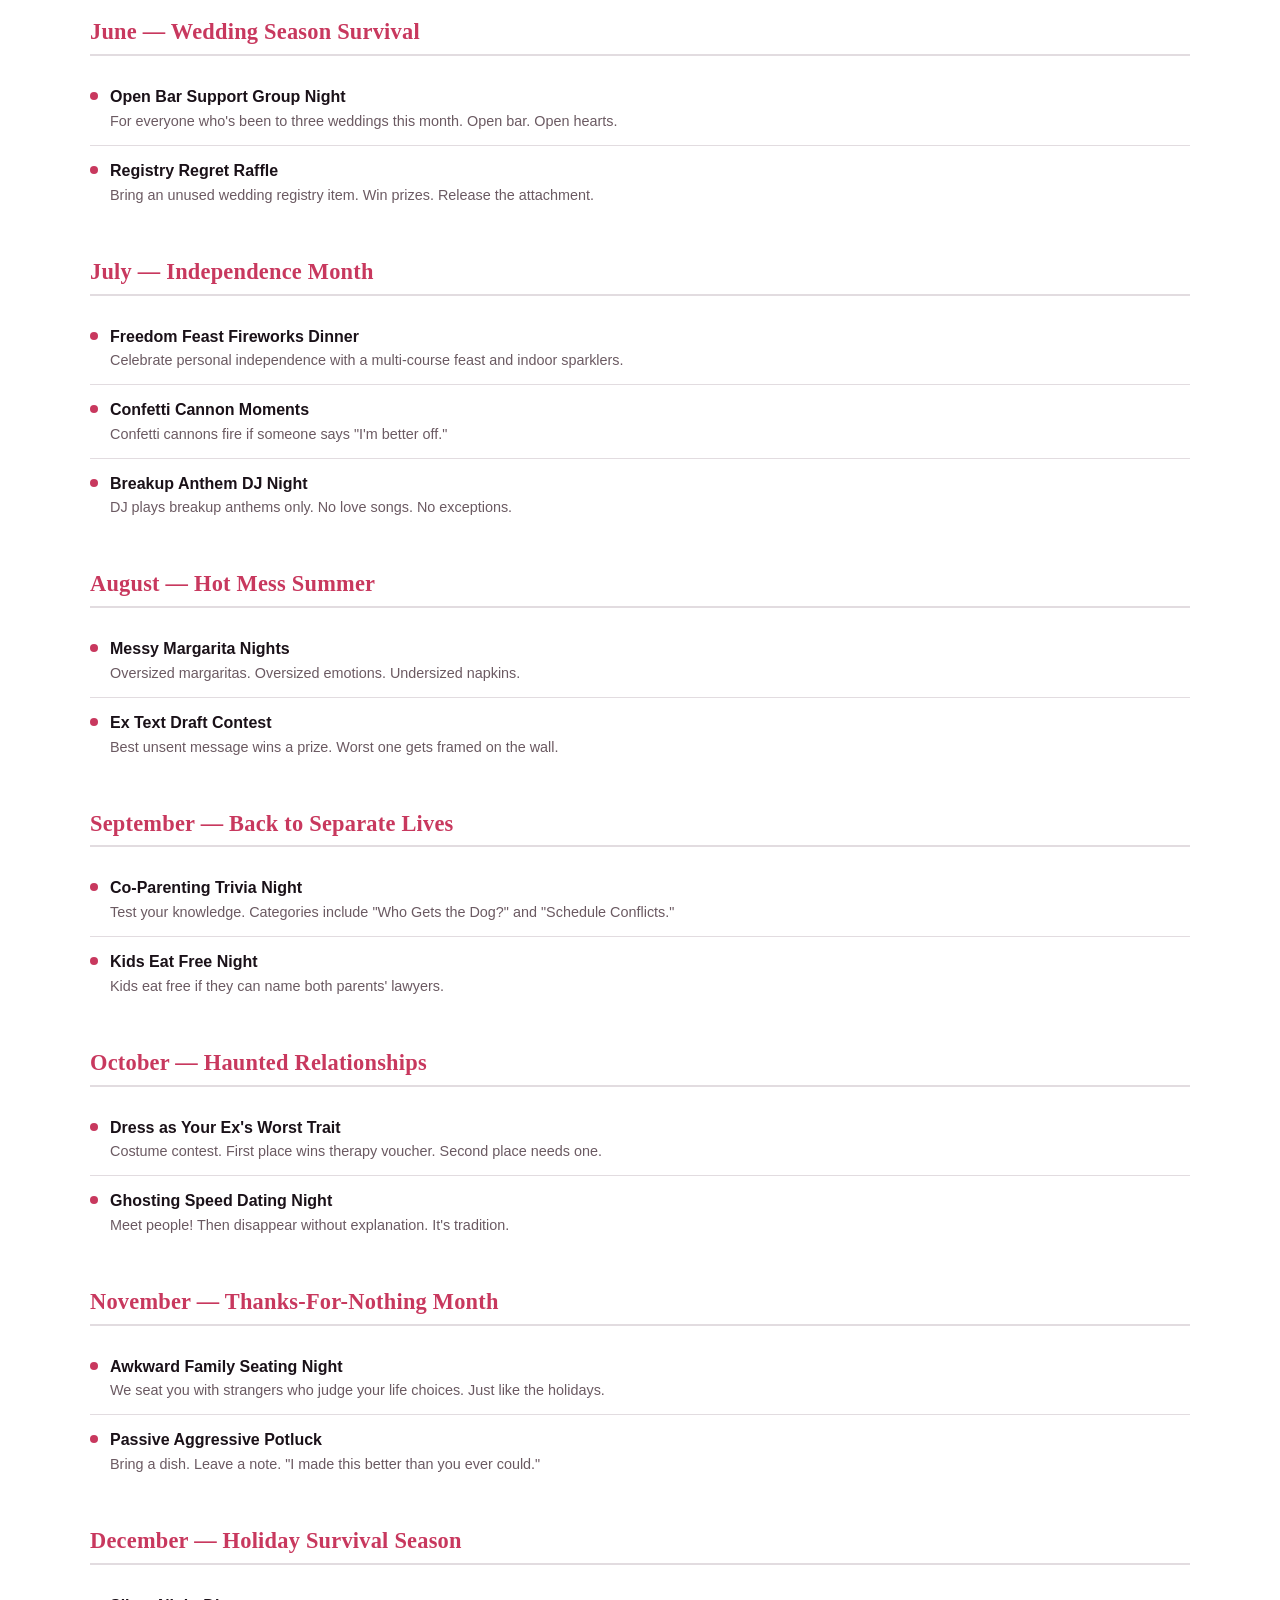
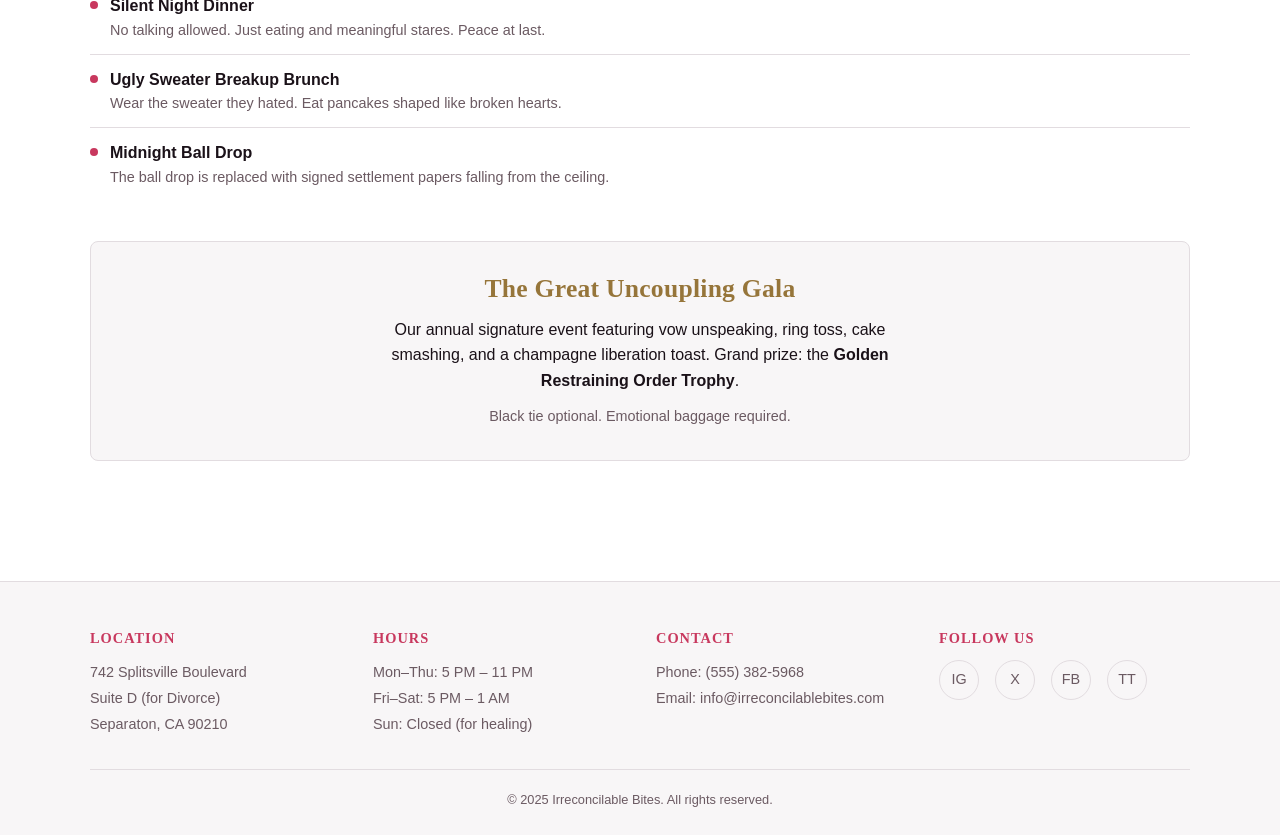
<file: events.html>
<!DOCTYPE html>
<html lang="en">
<head>
  <meta charset="UTF-8">
  <meta name="viewport" content="width=device-width, initial-scale=1.0">
  <title>Events &amp; Promotions — Irreconcilable Bites</title>
  <meta name="description" content="Monthly events and promotions at Irreconcilable Bites. From Anti-Valentine Month to the Great Uncoupling Gala.">
  <link rel="stylesheet" href="css/styles.css">
</head>
<body>

  <a href="#main" class="skip-link">Skip to main content</a>

  <!-- ─── Navigation ──────────────────────────── -->
  <nav class="site-nav" aria-label="Main navigation">
    <div class="container site-nav__inner">
      <a href="index.html" class="site-nav__logo" aria-label="Irreconcilable Bites Home">
        Irreconcilable<span>Bites</span>
      </a>
      <button class="site-nav__toggle" aria-expanded="false" aria-controls="nav-menu" aria-label="Toggle navigation menu">
        <span></span><span></span><span></span>
      </button>
      <ul id="nav-menu" class="site-nav__menu" data-open="false" role="list">
        <li><a href="index.html" class="site-nav__link">Home</a></li>
        <li><a href="beverages.html" class="site-nav__link">Beverages</a></li>
        <li><a href="events.html" class="site-nav__link">Events</a></li>
        <li><a href="gallery.html" class="site-nav__link">Gallery</a></li>
        <li class="site-nav__order"><button class="btn btn--primary btn--sm" data-reservation-btn>Make a Reservation</button></li>
      </ul>
    </div>
  </nav>

  <main id="main">

    <!-- Page Header -->
    <section class="section text-center">
      <div class="container">
        <h1>Events &amp; Promotions</h1>
        <p class="section-subtitle">Something to look forward to. Finally.</p>
        <div style="margin-top:20px;">
          <button class="btn btn--outline" id="print-events">
            Download Events PDF
          </button>
        </div>
      </div>
    </section>

    <!-- Events Calendar -->
    <section class="section" style="padding-top:0;">
      <div class="container">

        <!-- January -->
        <div class="event-month">
          <h2 class="event-month__title">January &mdash; New Year, New You</h2>
          <ul class="event-list">
            <li>
              <p class="event-list__name">Resolution Dissolution Dinner</p>
              <p class="event-list__desc">Burn last year's relationship goals for a free drink.</p>
            </li>
            <li>
              <p class="event-list__name">Clean Slate Seating</p>
              <p class="event-list__desc">New tablemates every course. Because starting over is the theme.</p>
            </li>
          </ul>
        </div>

        <!-- February -->
        <div class="event-month">
          <h2 class="event-month__title">February &mdash; Anti-Valentine Month</h2>
          <ul class="event-list">
            <li>
              <p class="event-list__name">Ex Photo Shredding Night</p>
              <p class="event-list__desc">Bring an ex photo &rarr; shred it &rarr; free dessert.</p>
            </li>
            <li>
              <p class="event-list__name">Solo Diner Discount</p>
              <p class="event-list__desc">Dine alone &rarr; 20% off. Self-love tastes like savings.</p>
            </li>
            <li>
              <p class="event-list__name">Couples Surcharge</p>
              <p class="event-list__desc">Couples are welcome, but there's a 15% happiness tax.</p>
            </li>
          </ul>
        </div>

        <!-- March -->
        <div class="event-month">
          <h2 class="event-month__title">March &mdash; Finalization Season</h2>
          <ul class="event-list">
            <li>
              <p class="event-list__name">Champagne Toast</p>
              <p class="event-list__desc">Show proof of finalized divorce &rarr; complimentary champagne toast.</p>
            </li>
            <li>
              <p class="event-list__name">Paperwork Party Nights</p>
              <p class="event-list__desc">Notary onsite. Sign your papers over apps and cocktails.</p>
            </li>
          </ul>
        </div>

        <!-- April -->
        <div class="event-month">
          <h2 class="event-month__title">April &mdash; Tax Trauma Month</h2>
          <ul class="event-list">
            <li>
              <p class="event-list__name">Write-Off Wednesdays</p>
              <p class="event-list__desc">Itemize your emotional damages. Our staff will nod sympathetically.</p>
            </li>
            <li>
              <p class="event-list__name">Surprise Fee Fridays</p>
              <p class="event-list__desc">Surprise fees randomly added to bills. Just like real life.</p>
            </li>
          </ul>
        </div>

        <!-- May -->
        <div class="event-month">
          <h2 class="event-month__title">May &mdash; Rebound Season</h2>
          <ul class="event-list">
            <li>
              <p class="event-list__name">Rebound Date Special</p>
              <p class="event-list__desc">Bring a rebound date &rarr; first drink free. No questions asked.</p>
            </li>
            <li>
              <p class="event-list__name">"Just a Friend" Applause</p>
              <p class="event-list__desc">Staff applauds if you introduce someone as "just a friend."</p>
            </li>
          </ul>
        </div>

        <!-- June -->
        <div class="event-month">
          <h2 class="event-month__title">June &mdash; Wedding Season Survival</h2>
          <ul class="event-list">
            <li>
              <p class="event-list__name">Open Bar Support Group Night</p>
              <p class="event-list__desc">For everyone who's been to three weddings this month. Open bar. Open hearts.</p>
            </li>
            <li>
              <p class="event-list__name">Registry Regret Raffle</p>
              <p class="event-list__desc">Bring an unused wedding registry item. Win prizes. Release the attachment.</p>
            </li>
          </ul>
        </div>

        <!-- July -->
        <div class="event-month">
          <h2 class="event-month__title">July &mdash; Independence Month</h2>
          <ul class="event-list">
            <li>
              <p class="event-list__name">Freedom Feast Fireworks Dinner</p>
              <p class="event-list__desc">Celebrate personal independence with a multi-course feast and indoor sparklers.</p>
            </li>
            <li>
              <p class="event-list__name">Confetti Cannon Moments</p>
              <p class="event-list__desc">Confetti cannons fire if someone says "I'm better off."</p>
            </li>
            <li>
              <p class="event-list__name">Breakup Anthem DJ Night</p>
              <p class="event-list__desc">DJ plays breakup anthems only. No love songs. No exceptions.</p>
            </li>
          </ul>
        </div>

        <!-- August -->
        <div class="event-month">
          <h2 class="event-month__title">August &mdash; Hot Mess Summer</h2>
          <ul class="event-list">
            <li>
              <p class="event-list__name">Messy Margarita Nights</p>
              <p class="event-list__desc">Oversized margaritas. Oversized emotions. Undersized napkins.</p>
            </li>
            <li>
              <p class="event-list__name">Ex Text Draft Contest</p>
              <p class="event-list__desc">Best unsent message wins a prize. Worst one gets framed on the wall.</p>
            </li>
          </ul>
        </div>

        <!-- September -->
        <div class="event-month">
          <h2 class="event-month__title">September &mdash; Back to Separate Lives</h2>
          <ul class="event-list">
            <li>
              <p class="event-list__name">Co-Parenting Trivia Night</p>
              <p class="event-list__desc">Test your knowledge. Categories include "Who Gets the Dog?" and "Schedule Conflicts."</p>
            </li>
            <li>
              <p class="event-list__name">Kids Eat Free Night</p>
              <p class="event-list__desc">Kids eat free if they can name both parents' lawyers.</p>
            </li>
          </ul>
        </div>

        <!-- October -->
        <div class="event-month">
          <h2 class="event-month__title">October &mdash; Haunted Relationships</h2>
          <ul class="event-list">
            <li>
              <p class="event-list__name">Dress as Your Ex's Worst Trait</p>
              <p class="event-list__desc">Costume contest. First place wins therapy voucher. Second place needs one.</p>
            </li>
            <li>
              <p class="event-list__name">Ghosting Speed Dating Night</p>
              <p class="event-list__desc">Meet people! Then disappear without explanation. It's tradition.</p>
            </li>
          </ul>
        </div>

        <!-- November -->
        <div class="event-month">
          <h2 class="event-month__title">November &mdash; Thanks-For-Nothing Month</h2>
          <ul class="event-list">
            <li>
              <p class="event-list__name">Awkward Family Seating Night</p>
              <p class="event-list__desc">We seat you with strangers who judge your life choices. Just like the holidays.</p>
            </li>
            <li>
              <p class="event-list__name">Passive Aggressive Potluck</p>
              <p class="event-list__desc">Bring a dish. Leave a note. "I made this better than you ever could."</p>
            </li>
          </ul>
        </div>

        <!-- December -->
        <div class="event-month">
          <h2 class="event-month__title">December &mdash; Holiday Survival Season</h2>
          <ul class="event-list">
            <li>
              <p class="event-list__name">Silent Night Dinner</p>
              <p class="event-list__desc">No talking allowed. Just eating and meaningful stares. Peace at last.</p>
            </li>
            <li>
              <p class="event-list__name">Ugly Sweater Breakup Brunch</p>
              <p class="event-list__desc">Wear the sweater they hated. Eat pancakes shaped like broken hearts.</p>
            </li>
            <li>
              <p class="event-list__name">Midnight Ball Drop</p>
              <p class="event-list__desc">The ball drop is replaced with signed settlement papers falling from the ceiling.</p>
            </li>
          </ul>
        </div>

        <!-- Annual Signature Event -->
        <div class="annual-event">
          <h3>The Great Uncoupling Gala</h3>
          <p style="color:var(--color-text); margin-top:8px; max-width:560px; margin-left:auto; margin-right:auto;">
            Our annual signature event featuring vow unspeaking, ring toss, cake smashing, and a champagne liberation toast. Grand prize: the <strong>Golden Restraining Order Trophy</strong>.
          </p>
          <p style="color:var(--color-text-muted); font-size:.9rem; margin-top:12px;">
            Black tie optional. Emotional baggage required.
          </p>
        </div>

      </div>
    </section>

  </main>

  <!-- ─── Footer ──────────────────────────────── -->
  <footer class="site-footer">
    <div class="container">
      <div class="footer-grid">
        <div class="footer-col">
          <h4>Location</h4>
          <p>
            742 Splitsville Boulevard<br>
            Suite D (for Divorce)<br>
            Separaton, CA 90210
          </p>
        </div>
        <div class="footer-col">
          <h4>Hours</h4>
          <p>
            Mon&ndash;Thu: 5 PM &ndash; 11 PM<br>
            Fri&ndash;Sat: 5 PM &ndash; 1 AM<br>
            Sun: Closed (for healing)
          </p>
        </div>
        <div class="footer-col">
          <h4>Contact</h4>
          <p>
            Phone: (555) 382-5968<br>
            Email: info@irreconcilablebites.com
          </p>
        </div>
        <div class="footer-col">
          <h4>Follow Us</h4>
          <div class="footer-social">
            <a href="#" aria-label="Instagram">IG</a>
            <a href="#" aria-label="Twitter / X">X</a>
            <a href="#" aria-label="Facebook">FB</a>
            <a href="#" aria-label="TikTok">TT</a>
          </div>
        </div>
      </div>
      <div class="footer-bottom">
        <p>&copy; 2025 Irreconcilable Bites. All rights reserved.</p>
      </div>
    </div>
  </footer>

  <!-- ─── Order Online Modal ──────────────────── -->
  <div class="modal-overlay" id="order-modal" data-open="false" role="dialog" aria-modal="true" aria-labelledby="order-modal-title">
    <div class="modal">
      <button class="modal__close" aria-label="Close modal">&times;</button>
      <div class="modal__icon" aria-hidden="true">&#9878;</div>
      <h2 id="order-modal-title">Online Ordering</h2>
      <p>Online ordering is currently <strong>under litigation</strong>. Our lawyers and our delivery drivers are working through some things.</p>
      <button class="btn btn--primary" style="margin-top:12px;" onclick="document.getElementById('order-modal').setAttribute('data-open','false');document.body.style.overflow='';">Understood</button>
    </div>
  </div>

  <!-- ─── Reservation Modal ───────────────────── -->
  <div class="modal-overlay" id="reservation-modal" data-open="false" role="dialog" aria-modal="true" aria-labelledby="res-modal-title">
    <div class="modal" style="text-align:left;">
      <button class="modal__close" aria-label="Close modal">&times;</button>
      <h2 id="res-modal-title" style="text-align:center;">Make a Reservation</h2>
      <p style="text-align:center; margin-bottom:20px;">Tables for one are our specialty.</p>
      <form id="reservation-form" class="reservation-form" novalidate>
        <div class="form-group">
          <label for="res-name">Name</label>
          <input type="text" id="res-name" required placeholder="Your name (not your ex's)">
          <p class="form-error">Please enter your name.</p>
        </div>
        <div class="form-group">
          <label for="res-email">Email</label>
          <input type="email" id="res-email" required placeholder="you@freedom.com">
          <p class="form-error">Please enter a valid email.</p>
        </div>
        <div class="form-group">
          <label for="res-date">Date</label>
          <input type="date" id="res-date" required>
          <p class="form-error">Please select a date.</p>
        </div>
        <div class="form-group">
          <label for="res-guests">Party Size</label>
          <select id="res-guests" required>
            <option value="">Select...</option>
            <option value="1">1 (Recommended)</option>
            <option value="2">2 (We won't judge)</option>
            <option value="3-4">3-4</option>
            <option value="5+">5+ (Support group?)</option>
          </select>
          <p class="form-error">Please select a party size.</p>
        </div>
        <div class="form-group">
          <label for="res-occasion">Occasion</label>
          <select id="res-occasion">
            <option value="">Prefer not to say</option>
            <option value="finalization">Finalization Celebration</option>
            <option value="healing">Healing Dinner</option>
            <option value="rebound">Rebound Date</option>
            <option value="custody">Post-Custody Hearing</option>
            <option value="birthday">Birthday (Solo)</option>
            <option value="other">Other (It's complicated)</option>
          </select>
        </div>
        <button type="submit" class="btn btn--primary" style="width:100%; justify-content:center; margin-top:8px;">Submit Reservation</button>
      </form>
      <div class="reservation-success">
        <div style="text-align:center;">
          <div class="modal__icon" aria-hidden="true">&#9878;</div>
          <h3>Reservation Pending Arbitration</h3>
          <p style="margin-top:12px;">Your reservation has been submitted and is currently <strong>pending arbitration</strong>. A mediator (host) will contact you within 24&ndash;48 business hours to finalize seating arrangements.</p>
          <p style="font-size:.85rem; color:var(--color-text-muted); margin-top:8px;">Confirmation number: DIV-2025-&#8203;4829</p>
          <button class="btn btn--primary" style="margin-top:16px;" onclick="document.getElementById('reservation-modal').setAttribute('data-open','false');document.body.style.overflow='';">Close</button>
        </div>
      </div>
    </div>
  </div>

  <script src="js/main.js"></script>
</body>
</html>
</file>
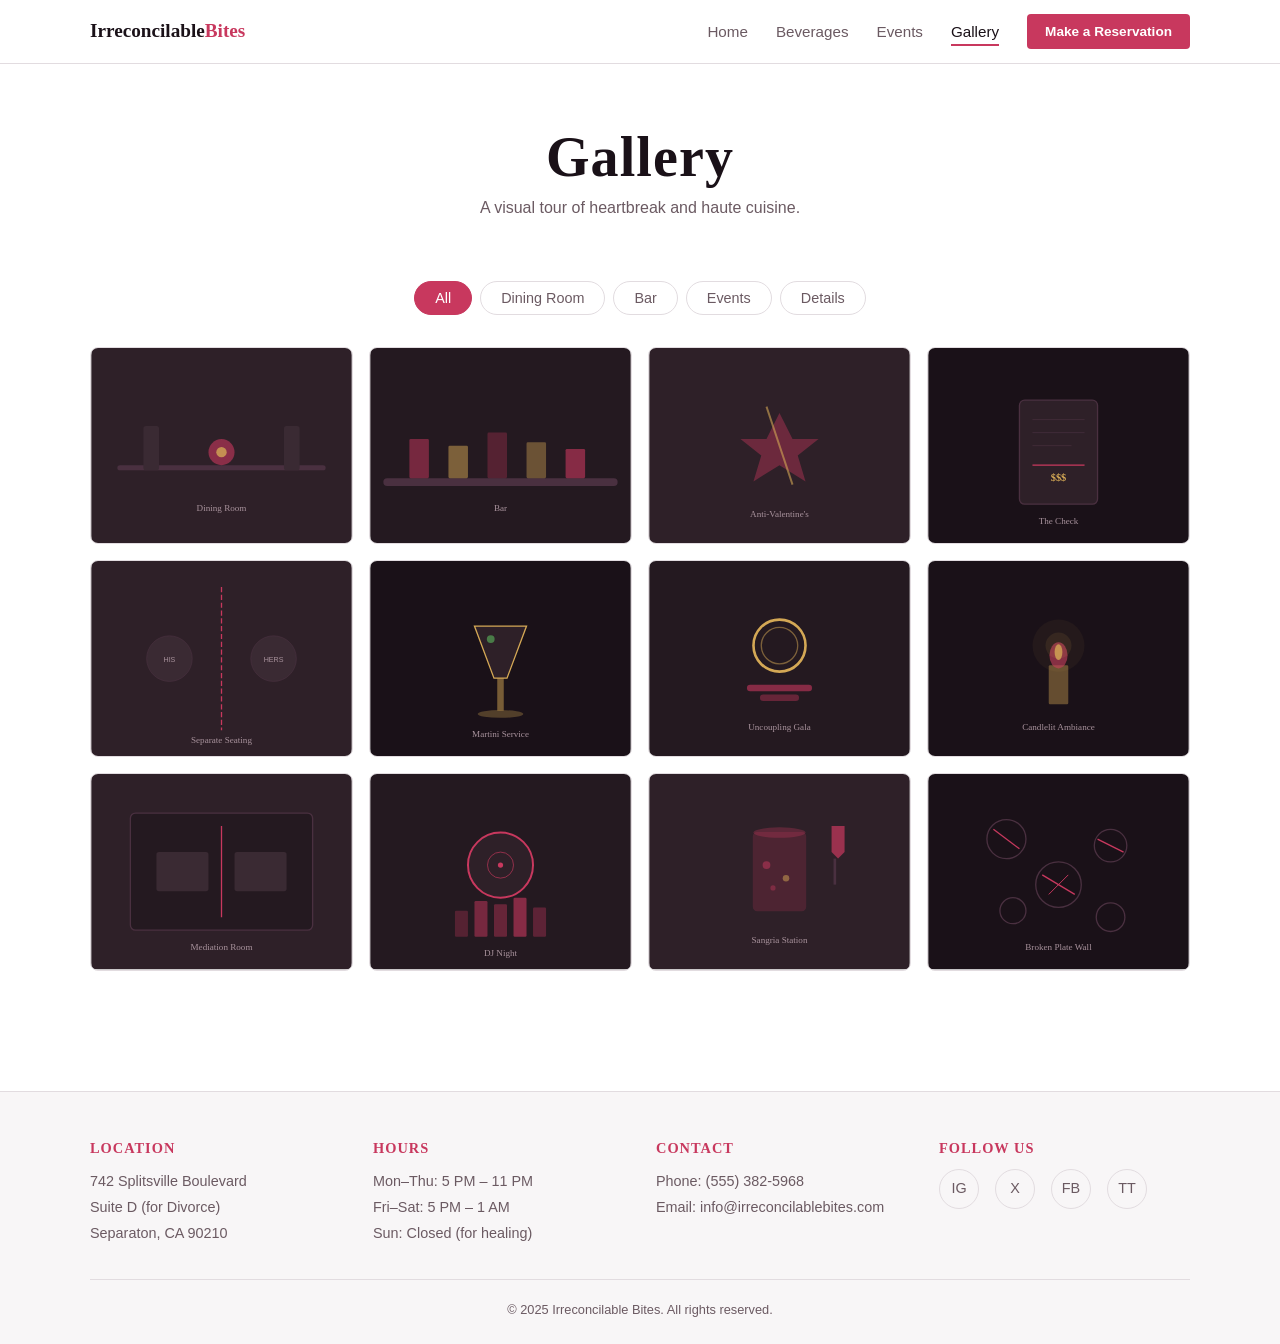
<file: gallery.html>
<!DOCTYPE html>
<html lang="en">
<head>
  <meta charset="UTF-8">
  <meta name="viewport" content="width=device-width, initial-scale=1.0">
  <title>Gallery — Irreconcilable Bites</title>
  <meta name="description" content="Take a tour of Irreconcilable Bites through our photo gallery. Dining room, bar, events, and details.">
  <link rel="stylesheet" href="css/styles.css">
</head>
<body>

  <a href="#main" class="skip-link">Skip to main content</a>

  <!-- ─── Navigation ──────────────────────────── -->
  <nav class="site-nav" aria-label="Main navigation">
    <div class="container site-nav__inner">
      <a href="index.html" class="site-nav__logo" aria-label="Irreconcilable Bites Home">
        Irreconcilable<span>Bites</span>
      </a>
      <button class="site-nav__toggle" aria-expanded="false" aria-controls="nav-menu" aria-label="Toggle navigation menu">
        <span></span><span></span><span></span>
      </button>
      <ul id="nav-menu" class="site-nav__menu" data-open="false" role="list">
        <li><a href="index.html" class="site-nav__link">Home</a></li>
        <li><a href="beverages.html" class="site-nav__link">Beverages</a></li>
        <li><a href="events.html" class="site-nav__link">Events</a></li>
        <li><a href="gallery.html" class="site-nav__link">Gallery</a></li>
        <li class="site-nav__order"><button class="btn btn--primary btn--sm" data-reservation-btn>Make a Reservation</button></li>
      </ul>
    </div>
  </nav>

  <main id="main">

    <!-- Page Header -->
    <section class="section text-center">
      <div class="container">
        <h1>Gallery</h1>
        <p class="section-subtitle">A visual tour of heartbreak and haute cuisine.</p>
      </div>
    </section>

    <!-- Filters + Grid -->
    <section class="section" style="padding-top:0;">
      <div class="container">

        <!-- Filters -->
        <div class="gallery-filters" role="group" aria-label="Filter gallery by category">
          <button class="filter-btn" data-filter="all" aria-pressed="true">All</button>
          <button class="filter-btn" data-filter="dining" aria-pressed="false">Dining Room</button>
          <button class="filter-btn" data-filter="bar" aria-pressed="false">Bar</button>
          <button class="filter-btn" data-filter="events" aria-pressed="false">Events</button>
          <button class="filter-btn" data-filter="details" aria-pressed="false">Details</button>
        </div>

        <!-- Gallery Grid -->
        <div class="gallery-grid">

          <!-- 1: Dining Room -->
          <div class="gallery-item" data-category="dining" data-caption="The Split House Main Room — Table for one is our specialty." tabindex="0" role="button" aria-label="View: The Split House Main Room">
            <svg viewBox="0 0 400 300" xmlns="http://www.w3.org/2000/svg" aria-hidden="true">
              <rect width="400" height="300" fill="#2e2028"/>
              <rect x="40" y="180" width="320" height="8" rx="4" fill="#4a3040"/>
              <rect x="80" y="120" width="24" height="68" rx="4" fill="#3a2a33"/>
              <rect x="296" y="120" width="24" height="68" rx="4" fill="#3a2a33"/>
              <circle cx="200" cy="160" r="20" fill="#c8385e" opacity=".6"/>
              <circle cx="200" cy="160" r="8" fill="#d4a855" opacity=".8"/>
              <text x="200" y="250" text-anchor="middle" fill="#a8929c" font-size="14" font-family="Georgia, serif">Dining Room</text>
            </svg>
            <div class="gallery-item__overlay">The Split House Main Room</div>
          </div>

          <!-- 2: Bar -->
          <div class="gallery-item" data-category="bar" data-caption="The Liquid Closure Bar — Where closure comes in a glass." tabindex="0" role="button" aria-label="View: The Liquid Closure Bar">
            <svg viewBox="0 0 400 300" xmlns="http://www.w3.org/2000/svg" aria-hidden="true">
              <rect width="400" height="300" fill="#241920"/>
              <rect x="20" y="200" width="360" height="12" rx="6" fill="#4a3040"/>
              <rect x="60" y="140" width="30" height="60" rx="2" fill="#c8385e" opacity=".5"/>
              <rect x="120" y="150" width="30" height="50" rx="2" fill="#d4a855" opacity=".5"/>
              <rect x="180" y="130" width="30" height="70" rx="2" fill="#c8385e" opacity=".3"/>
              <rect x="240" y="145" width="30" height="55" rx="2" fill="#d4a855" opacity=".4"/>
              <rect x="300" y="155" width="30" height="45" rx="2" fill="#c8385e" opacity=".6"/>
              <text x="200" y="250" text-anchor="middle" fill="#a8929c" font-size="14" font-family="Georgia, serif">Bar</text>
            </svg>
            <div class="gallery-item__overlay">The Liquid Closure Bar</div>
          </div>

          <!-- 3: Events -->
          <div class="gallery-item" data-category="events" data-caption="Anti-Valentine's Night — Love is dead. Dessert is free." tabindex="0" role="button" aria-label="View: Anti-Valentine's Night">
            <svg viewBox="0 0 400 300" xmlns="http://www.w3.org/2000/svg" aria-hidden="true">
              <rect width="400" height="300" fill="#2e2028"/>
              <path d="M200 100 L220 140 L260 140 L228 165 L240 205 L200 180 L160 205 L172 165 L140 140 L180 140 Z" fill="#c8385e" opacity=".4"/>
              <line x1="180" y1="90" x2="220" y2="210" stroke="#d4a855" stroke-width="3" opacity=".6"/>
              <text x="200" y="260" text-anchor="middle" fill="#a8929c" font-size="14" font-family="Georgia, serif">Anti-Valentine's</text>
            </svg>
            <div class="gallery-item__overlay">Anti-Valentine's Night</div>
          </div>

          <!-- 4: Details -->
          <div class="gallery-item" data-category="details" data-caption="You've Been Served — Our signature check drop moment." tabindex="0" role="button" aria-label="View: You've Been Served Check Drop">
            <svg viewBox="0 0 400 300" xmlns="http://www.w3.org/2000/svg" aria-hidden="true">
              <rect width="400" height="300" fill="#1a1118"/>
              <rect x="140" y="80" width="120" height="160" rx="8" fill="#2e2028" stroke="#4a3040" stroke-width="2"/>
              <line x1="160" y1="110" x2="240" y2="110" stroke="#4a3040" stroke-width="1"/>
              <line x1="160" y1="130" x2="240" y2="130" stroke="#4a3040" stroke-width="1"/>
              <line x1="160" y1="150" x2="220" y2="150" stroke="#4a3040" stroke-width="1"/>
              <line x1="160" y1="180" x2="240" y2="180" stroke="#c8385e" stroke-width="2"/>
              <text x="200" y="205" text-anchor="middle" fill="#d4a855" font-size="16" font-weight="bold" font-family="Georgia, serif">$$$</text>
              <text x="200" y="270" text-anchor="middle" fill="#a8929c" font-size="14" font-family="Georgia, serif">The Check</text>
            </svg>
            <div class="gallery-item__overlay">You've Been Served Check Drop</div>
          </div>

          <!-- 5: Dining Room -->
          <div class="gallery-item" data-category="dining" data-caption="Separate Seating Arrangement — His side vs. Her side." tabindex="0" role="button" aria-label="View: Separate Seating Arrangement">
            <svg viewBox="0 0 400 300" xmlns="http://www.w3.org/2000/svg" aria-hidden="true">
              <rect width="400" height="300" fill="#2e2028"/>
              <line x1="200" y1="40" x2="200" y2="260" stroke="#c8385e" stroke-width="2" stroke-dasharray="8,4"/>
              <circle cx="120" cy="150" r="35" fill="#3a2a33" stroke="#4a3040"/>
              <circle cx="280" cy="150" r="35" fill="#3a2a33" stroke="#4a3040"/>
              <text x="120" y="155" text-anchor="middle" fill="#a8929c" font-size="11" font-family="sans-serif">HIS</text>
              <text x="280" y="155" text-anchor="middle" fill="#a8929c" font-size="11" font-family="sans-serif">HERS</text>
              <text x="200" y="280" text-anchor="middle" fill="#a8929c" font-size="14" font-family="Georgia, serif">Separate Seating</text>
            </svg>
            <div class="gallery-item__overlay">Separate Seating Arrangement</div>
          </div>

          <!-- 6: Bar -->
          <div class="gallery-item" data-category="bar" data-caption="The Divorcee Martini — Extra dry, like your ex's sense of humor." tabindex="0" role="button" aria-label="View: The Divorcee Martini">
            <svg viewBox="0 0 400 300" xmlns="http://www.w3.org/2000/svg" aria-hidden="true">
              <rect width="400" height="300" fill="#1a1118"/>
              <polygon points="160,100 240,100 210,180 190,180" fill="#2e2028" stroke="#d4a855" stroke-width="2"/>
              <rect x="195" y="180" width="10" height="50" fill="#d4a855" opacity=".5"/>
              <ellipse cx="200" cy="235" rx="35" ry="6" fill="#d4a855" opacity=".3"/>
              <circle cx="185" cy="120" r="6" fill="#5cb85c" opacity=".6"/>
              <text x="200" y="270" text-anchor="middle" fill="#a8929c" font-size="14" font-family="Georgia, serif">Martini Service</text>
            </svg>
            <div class="gallery-item__overlay">The Divorcee Martini</div>
          </div>

          <!-- 7: Events -->
          <div class="gallery-item" data-category="events" data-caption="The Great Uncoupling Gala — Ring toss and champagne liberation." tabindex="0" role="button" aria-label="View: The Great Uncoupling Gala">
            <svg viewBox="0 0 400 300" xmlns="http://www.w3.org/2000/svg" aria-hidden="true">
              <rect width="400" height="300" fill="#241920"/>
              <circle cx="200" cy="130" r="40" fill="none" stroke="#d4a855" stroke-width="4"/>
              <circle cx="200" cy="130" r="28" fill="none" stroke="#d4a855" stroke-width="2" opacity=".5"/>
              <rect x="150" y="190" width="100" height="10" rx="5" fill="#c8385e" opacity=".6"/>
              <rect x="170" y="205" width="60" height="10" rx="5" fill="#c8385e" opacity=".4"/>
              <text x="200" y="260" text-anchor="middle" fill="#a8929c" font-size="14" font-family="Georgia, serif">Uncoupling Gala</text>
            </svg>
            <div class="gallery-item__overlay">The Great Uncoupling Gala</div>
          </div>

          <!-- 8: Details -->
          <div class="gallery-item" data-category="details" data-caption="Candlelit Ambiance — Romance is dead but the candles aren't." tabindex="0" role="button" aria-label="View: Candlelit Ambiance">
            <svg viewBox="0 0 400 300" xmlns="http://www.w3.org/2000/svg" aria-hidden="true">
              <rect width="400" height="300" fill="#1a1118"/>
              <rect x="185" y="160" width="30" height="60" rx="2" fill="#d4a855" opacity=".4"/>
              <ellipse cx="200" cy="145" rx="14" ry="20" fill="#c8385e" opacity=".6"/>
              <ellipse cx="200" cy="140" rx="6" ry="12" fill="#d4a855" opacity=".8"/>
              <circle cx="200" cy="130" r="20" fill="#d4a855" opacity=".1"/>
              <circle cx="200" cy="130" r="40" fill="#d4a855" opacity=".05"/>
              <text x="200" y="260" text-anchor="middle" fill="#a8929c" font-size="14" font-family="Georgia, serif">Candlelit Ambiance</text>
            </svg>
            <div class="gallery-item__overlay">Candlelit Ambiance</div>
          </div>

          <!-- 9: Dining Room -->
          <div class="gallery-item" data-category="dining" data-caption="The Private Mediation Room — For parties who can't be at the same table." tabindex="0" role="button" aria-label="View: The Private Mediation Room">
            <svg viewBox="0 0 400 300" xmlns="http://www.w3.org/2000/svg" aria-hidden="true">
              <rect width="400" height="300" fill="#2e2028"/>
              <rect x="60" y="60" width="280" height="180" rx="8" fill="#241920" stroke="#4a3040" stroke-width="2"/>
              <rect x="100" y="120" width="80" height="60" rx="4" fill="#3a2a33"/>
              <rect x="220" y="120" width="80" height="60" rx="4" fill="#3a2a33"/>
              <line x1="200" y1="80" x2="200" y2="220" stroke="#c8385e" stroke-width="2"/>
              <text x="200" y="270" text-anchor="middle" fill="#a8929c" font-size="14" font-family="Georgia, serif">Mediation Room</text>
            </svg>
            <div class="gallery-item__overlay">The Private Mediation Room</div>
          </div>

          <!-- 10: Events -->
          <div class="gallery-item" data-category="events" data-caption="Breakup Anthem DJ Night — No love songs. No exceptions." tabindex="0" role="button" aria-label="View: Breakup Anthem DJ Night">
            <svg viewBox="0 0 400 300" xmlns="http://www.w3.org/2000/svg" aria-hidden="true">
              <rect width="400" height="300" fill="#241920"/>
              <circle cx="200" cy="140" r="50" fill="#2e2028" stroke="#c8385e" stroke-width="3"/>
              <circle cx="200" cy="140" r="20" fill="#2e2028" stroke="#c8385e" stroke-width="1"/>
              <circle cx="200" cy="140" r="4" fill="#c8385e"/>
              <rect x="130" y="210" width="20" height="40" rx="2" fill="#c8385e" opacity=".3"/>
              <rect x="160" y="195" width="20" height="55" rx="2" fill="#c8385e" opacity=".5"/>
              <rect x="190" y="200" width="20" height="50" rx="2" fill="#c8385e" opacity=".4"/>
              <rect x="220" y="190" width="20" height="60" rx="2" fill="#c8385e" opacity=".6"/>
              <rect x="250" y="205" width="20" height="45" rx="2" fill="#c8385e" opacity=".35"/>
              <text x="200" y="280" text-anchor="middle" fill="#a8929c" font-size="14" font-family="Georgia, serif">DJ Night</text>
            </svg>
            <div class="gallery-item__overlay">Breakup Anthem DJ Night</div>
          </div>

          <!-- 11: Bar -->
          <div class="gallery-item" data-category="bar" data-caption="Red Flag Sangria Station — You should have noticed earlier." tabindex="0" role="button" aria-label="View: Red Flag Sangria Station">
            <svg viewBox="0 0 400 300" xmlns="http://www.w3.org/2000/svg" aria-hidden="true">
              <rect width="400" height="300" fill="#2e2028"/>
              <rect x="160" y="90" width="80" height="120" rx="6" fill="#c8385e" opacity=".2" stroke="#c8385e" stroke-width="2"/>
              <ellipse cx="200" cy="90" rx="40" ry="8" fill="#c8385e" opacity=".3"/>
              <circle cx="180" cy="140" r="6" fill="#c8385e" opacity=".5"/>
              <circle cx="210" cy="160" r="5" fill="#d4a855" opacity=".5"/>
              <circle cx="190" cy="175" r="4" fill="#c8385e" opacity=".4"/>
              <polygon points="280,80 300,80 300,120 290,130 280,120" fill="#c8385e" opacity=".7"/>
              <rect x="283" y="130" width="4" height="40" fill="#4a3040"/>
              <text x="200" y="260" text-anchor="middle" fill="#a8929c" font-size="14" font-family="Georgia, serif">Sangria Station</text>
            </svg>
            <div class="gallery-item__overlay">Red Flag Sangria Station</div>
          </div>

          <!-- 12: Details -->
          <div class="gallery-item" data-category="details" data-caption="The Broken Plate Wall — Every plate tells a story. A loud one." tabindex="0" role="button" aria-label="View: The Broken Plate Wall">
            <svg viewBox="0 0 400 300" xmlns="http://www.w3.org/2000/svg" aria-hidden="true">
              <rect width="400" height="300" fill="#1a1118"/>
              <circle cx="120" cy="100" r="30" fill="none" stroke="#4a3040" stroke-width="2"/>
              <line x1="100" y1="85" x2="140" y2="115" stroke="#c8385e" stroke-width="2"/>
              <circle cx="280" cy="110" r="25" fill="none" stroke="#4a3040" stroke-width="2"/>
              <line x1="260" y1="100" x2="300" y2="120" stroke="#c8385e" stroke-width="2"/>
              <circle cx="200" cy="170" r="35" fill="none" stroke="#4a3040" stroke-width="2"/>
              <line x1="175" y1="155" x2="225" y2="185" stroke="#c8385e" stroke-width="2"/>
              <line x1="185" y1="185" x2="215" y2="155" stroke="#c8385e" stroke-width="1.5"/>
              <circle cx="130" cy="210" r="20" fill="none" stroke="#4a3040" stroke-width="2"/>
              <circle cx="280" cy="220" r="22" fill="none" stroke="#4a3040" stroke-width="2"/>
              <text x="200" y="270" text-anchor="middle" fill="#a8929c" font-size="14" font-family="Georgia, serif">Broken Plate Wall</text>
            </svg>
            <div class="gallery-item__overlay">The Broken Plate Wall</div>
          </div>

        </div><!-- /.gallery-grid -->
      </div>
    </section>

  </main>

  <!-- ─── Lightbox ────────────────────────────── -->
  <div class="lightbox" id="lightbox" data-open="false" role="dialog" aria-modal="true" aria-label="Image viewer">
    <button class="lightbox__close" aria-label="Close lightbox">&times;</button>
    <button class="lightbox__nav lightbox__nav--prev" aria-label="Previous image">&#8592;</button>
    <button class="lightbox__nav lightbox__nav--next" aria-label="Next image">&#8594;</button>
    <div class="lightbox__content"></div>
    <p class="lightbox__caption"></p>
  </div>

  <!-- ─── Footer ──────────────────────────────── -->
  <footer class="site-footer">
    <div class="container">
      <div class="footer-grid">
        <div class="footer-col">
          <h4>Location</h4>
          <p>
            742 Splitsville Boulevard<br>
            Suite D (for Divorce)<br>
            Separaton, CA 90210
          </p>
        </div>
        <div class="footer-col">
          <h4>Hours</h4>
          <p>
            Mon&ndash;Thu: 5 PM &ndash; 11 PM<br>
            Fri&ndash;Sat: 5 PM &ndash; 1 AM<br>
            Sun: Closed (for healing)
          </p>
        </div>
        <div class="footer-col">
          <h4>Contact</h4>
          <p>
            Phone: (555) 382-5968<br>
            Email: info@irreconcilablebites.com
          </p>
        </div>
        <div class="footer-col">
          <h4>Follow Us</h4>
          <div class="footer-social">
            <a href="#" aria-label="Instagram">IG</a>
            <a href="#" aria-label="Twitter / X">X</a>
            <a href="#" aria-label="Facebook">FB</a>
            <a href="#" aria-label="TikTok">TT</a>
          </div>
        </div>
      </div>
      <div class="footer-bottom">
        <p>&copy; 2025 Irreconcilable Bites. All rights reserved.</p>
      </div>
    </div>
  </footer>

  <!-- ─── Order Online Modal ──────────────────── -->
  <div class="modal-overlay" id="order-modal" data-open="false" role="dialog" aria-modal="true" aria-labelledby="order-modal-title">
    <div class="modal">
      <button class="modal__close" aria-label="Close modal">&times;</button>
      <div class="modal__icon" aria-hidden="true">&#9878;</div>
      <h2 id="order-modal-title">Online Ordering</h2>
      <p>Online ordering is currently <strong>under litigation</strong>. Our lawyers and our delivery drivers are working through some things.</p>
      <button class="btn btn--primary" style="margin-top:12px;" onclick="document.getElementById('order-modal').setAttribute('data-open','false');document.body.style.overflow='';">Understood</button>
    </div>
  </div>

  <!-- ─── Reservation Modal ───────────────────── -->
  <div class="modal-overlay" id="reservation-modal" data-open="false" role="dialog" aria-modal="true" aria-labelledby="res-modal-title">
    <div class="modal" style="text-align:left;">
      <button class="modal__close" aria-label="Close modal">&times;</button>
      <h2 id="res-modal-title" style="text-align:center;">Make a Reservation</h2>
      <p style="text-align:center; margin-bottom:20px;">Tables for one are our specialty.</p>
      <form id="reservation-form" class="reservation-form" novalidate>
        <div class="form-group">
          <label for="res-name">Name</label>
          <input type="text" id="res-name" required placeholder="Your name (not your ex's)">
          <p class="form-error">Please enter your name.</p>
        </div>
        <div class="form-group">
          <label for="res-email">Email</label>
          <input type="email" id="res-email" required placeholder="you@freedom.com">
          <p class="form-error">Please enter a valid email.</p>
        </div>
        <div class="form-group">
          <label for="res-date">Date</label>
          <input type="date" id="res-date" required>
          <p class="form-error">Please select a date.</p>
        </div>
        <div class="form-group">
          <label for="res-guests">Party Size</label>
          <select id="res-guests" required>
            <option value="">Select...</option>
            <option value="1">1 (Recommended)</option>
            <option value="2">2 (We won't judge)</option>
            <option value="3-4">3-4</option>
            <option value="5+">5+ (Support group?)</option>
          </select>
          <p class="form-error">Please select a party size.</p>
        </div>
        <div class="form-group">
          <label for="res-occasion">Occasion</label>
          <select id="res-occasion">
            <option value="">Prefer not to say</option>
            <option value="finalization">Finalization Celebration</option>
            <option value="healing">Healing Dinner</option>
            <option value="rebound">Rebound Date</option>
            <option value="custody">Post-Custody Hearing</option>
            <option value="birthday">Birthday (Solo)</option>
            <option value="other">Other (It's complicated)</option>
          </select>
        </div>
        <button type="submit" class="btn btn--primary" style="width:100%; justify-content:center; margin-top:8px;">Submit Reservation</button>
      </form>
      <div class="reservation-success">
        <div style="text-align:center;">
          <div class="modal__icon" aria-hidden="true">&#9878;</div>
          <h3>Reservation Pending Arbitration</h3>
          <p style="margin-top:12px;">Your reservation has been submitted and is currently <strong>pending arbitration</strong>. A mediator (host) will contact you within 24&ndash;48 business hours to finalize seating arrangements.</p>
          <p style="font-size:.85rem; color:var(--color-text-muted); margin-top:8px;">Confirmation number: DIV-2025-&#8203;4829</p>
          <button class="btn btn--primary" style="margin-top:16px;" onclick="document.getElementById('reservation-modal').setAttribute('data-open','false');document.body.style.overflow='';">Close</button>
        </div>
      </div>
    </div>
  </div>

  <script src="js/main.js"></script>
</body>
</html>
</file>
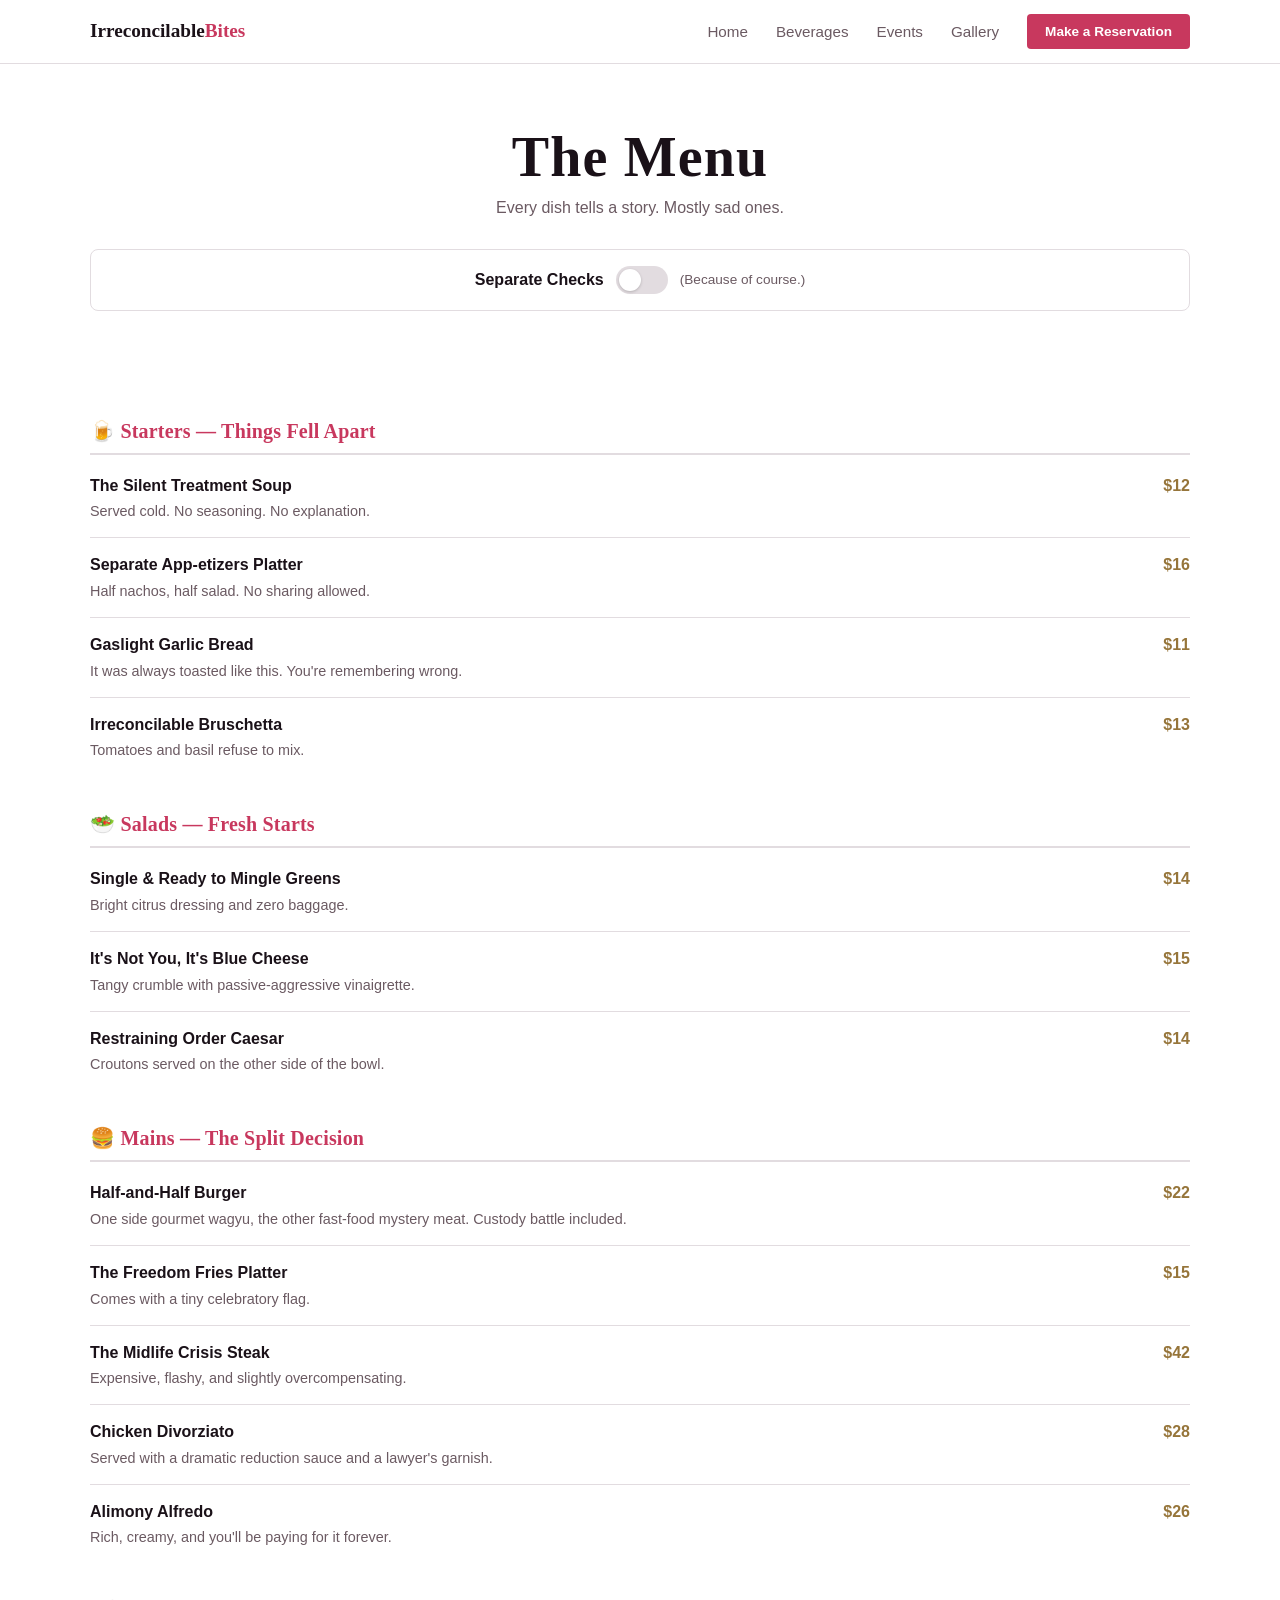
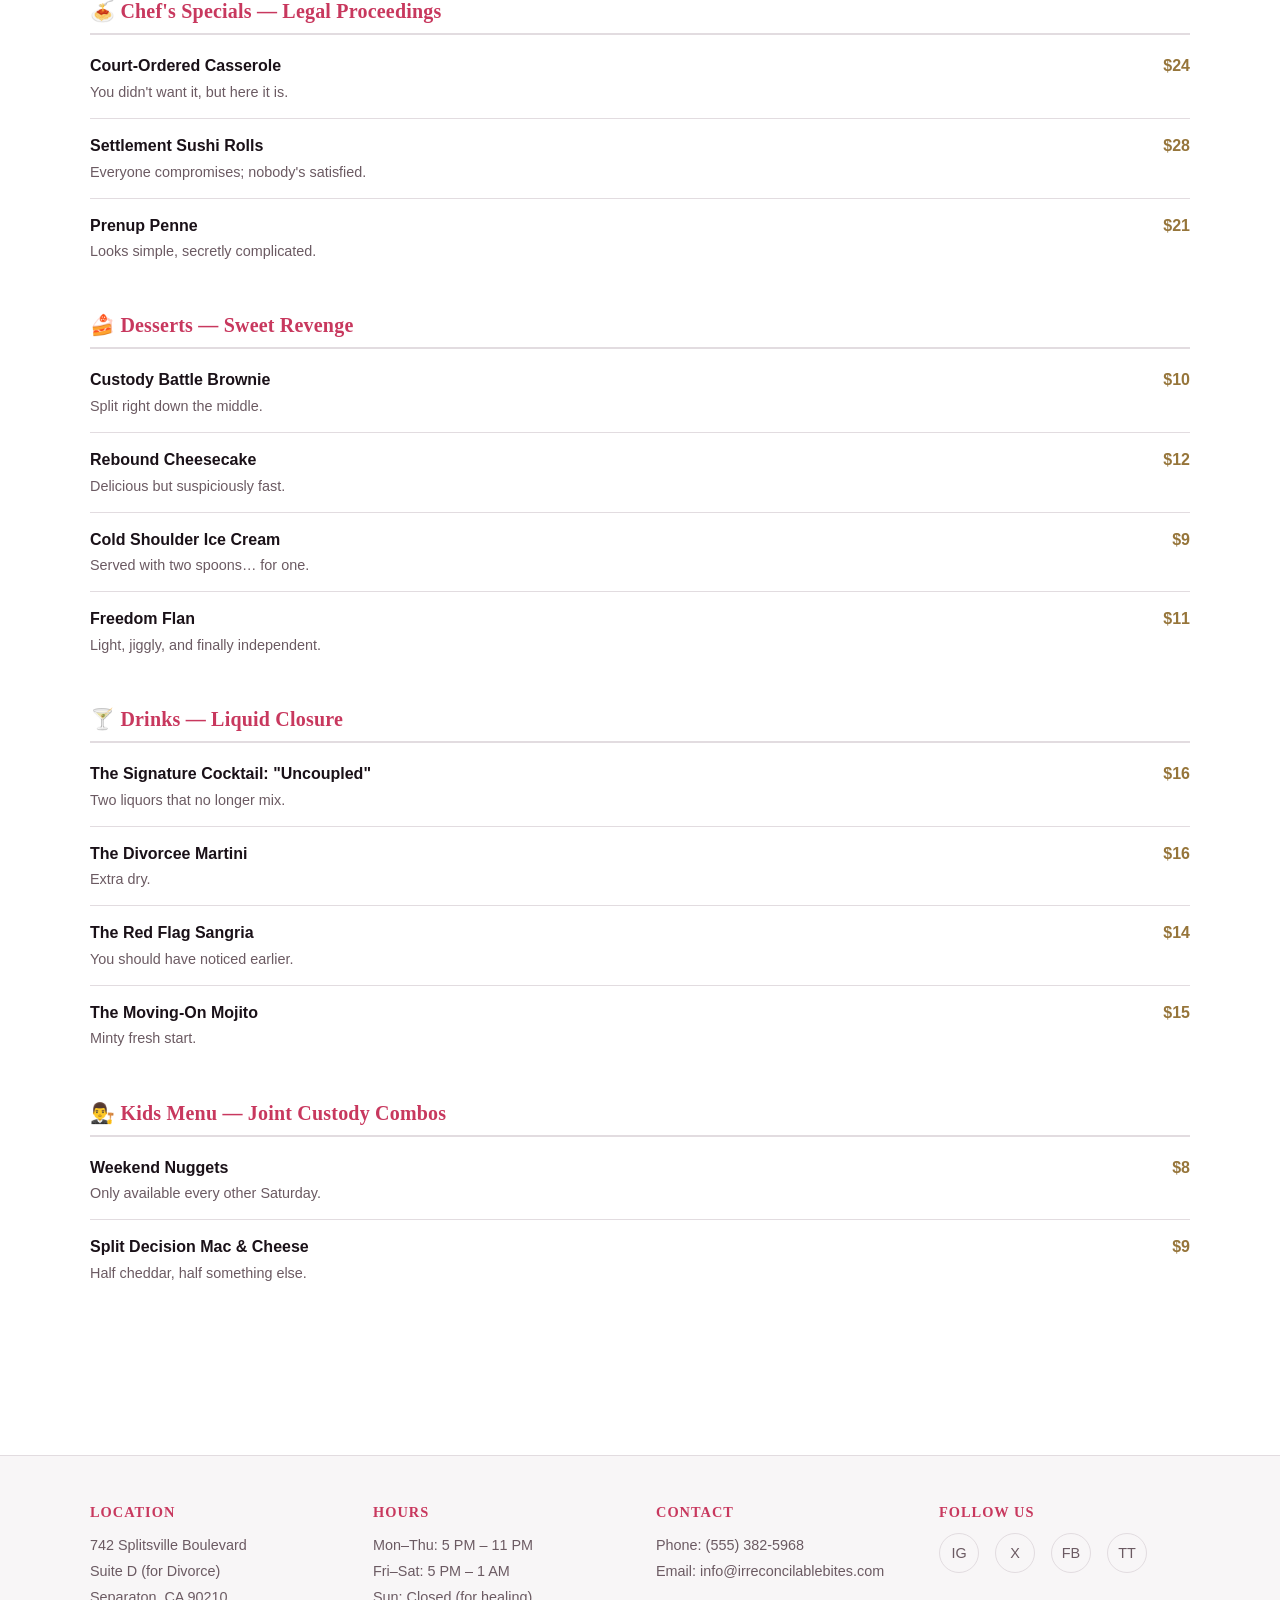
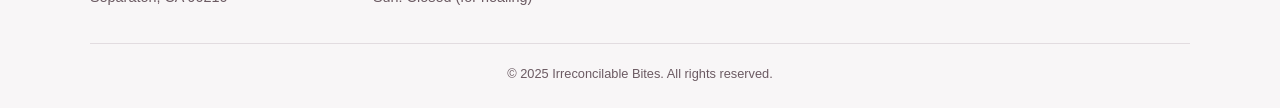
<file: menu.html>
<!DOCTYPE html>
<html lang="en">
<head>
  <meta charset="UTF-8">
  <meta name="viewport" content="width=device-width, initial-scale=1.0">
  <title>Menu — Irreconcilable Bites</title>
  <meta name="description" content="Browse the full menu at Irreconcilable Bites. Starters, mains, desserts, drinks, and more — all served with a side of dark comedy.">
  <link rel="stylesheet" href="css/styles.css">
</head>
<body>

  <a href="#main" class="skip-link">Skip to main content</a>

  <!-- ─── Navigation ──────────────────────────── -->
  <nav class="site-nav" aria-label="Main navigation">
    <div class="container site-nav__inner">
      <a href="index.html" class="site-nav__logo" aria-label="Irreconcilable Bites Home">
        Irreconcilable<span>Bites</span>
      </a>
      <button class="site-nav__toggle" aria-expanded="false" aria-controls="nav-menu" aria-label="Toggle navigation menu">
        <span></span><span></span><span></span>
      </button>
      <ul id="nav-menu" class="site-nav__menu" data-open="false" role="list">
        <li><a href="index.html" class="site-nav__link">Home</a></li>
        <li><a href="beverages.html" class="site-nav__link">Beverages</a></li>
        <li><a href="events.html" class="site-nav__link">Events</a></li>
        <li><a href="gallery.html" class="site-nav__link">Gallery</a></li>
        <li class="site-nav__order"><button class="btn btn--primary btn--sm" data-reservation-btn>Make a Reservation</button></li>
      </ul>
    </div>
  </nav>

  <main id="main">

    <!-- Page Header -->
    <section class="section text-center">
      <div class="container">
        <h1>The Menu</h1>
        <p class="section-subtitle">Every dish tells a story. Mostly sad ones.</p>

        <!-- Separate Checks Toggle -->
        <div class="separate-checks-bar" style="margin-top:28px;">
          <label for="separate-checks" style="font-weight:600; cursor:pointer;">
            Separate Checks
          </label>
          <div class="toggle-switch">
            <input type="checkbox" id="separate-checks" aria-label="Toggle separate checks view">
            <span class="toggle-switch__slider" aria-hidden="true"></span>
          </div>
          <span style="color:var(--color-text-muted); font-size:.85rem;">(Because of course.)</span>
        </div>
      </div>
    </section>

    <section class="section" style="padding-top:0;">
      <div class="container">
        <div class="menu-split">

          <!-- ── Column A (main / left) ──────────── -->
          <div>
            <div class="split-label">Your Side</div>

            <div class="menu-sections">

              <div class="menu-section">
                <h2 class="menu-section__title">&#127866; Starters &mdash; Things Fell Apart</h2>
                <div class="menu-item">
                  <div class="menu-item__info">
                    <p class="menu-item__name">The Silent Treatment Soup</p>
                    <p class="menu-item__desc">Served cold. No seasoning. No explanation.</p>
                    <p class="mood-tag">Today's mood: Resentful</p>
                  </div>
                  <span class="menu-item__price">$12</span>
                </div>
                <div class="menu-item">
                  <div class="menu-item__info">
                    <p class="menu-item__name">Separate App-etizers Platter</p>
                    <p class="menu-item__desc">Half nachos, half salad. No sharing allowed.</p>
                    <p class="mood-tag">Today's mood: Territorial</p>
                  </div>
                  <span class="menu-item__price">$16</span>
                </div>
                <div class="menu-item">
                  <div class="menu-item__info">
                    <p class="menu-item__name">Gaslight Garlic Bread</p>
                    <p class="menu-item__desc">It was always toasted like this. You're remembering wrong.</p>
                    <p class="mood-tag">Today's mood: Manipulative</p>
                  </div>
                  <span class="menu-item__price">$11</span>
                </div>
                <div class="menu-item">
                  <div class="menu-item__info">
                    <p class="menu-item__name">Irreconcilable Bruschetta</p>
                    <p class="menu-item__desc">Tomatoes and basil refuse to mix.</p>
                    <p class="mood-tag">Today's mood: Stubborn</p>
                  </div>
                  <span class="menu-item__price">$13</span>
                </div>
              </div>

              <div class="menu-section">
                <h2 class="menu-section__title">&#129367; Salads &mdash; Fresh Starts</h2>
                <div class="menu-item">
                  <div class="menu-item__info">
                    <p class="menu-item__name">Single &amp; Ready to Mingle Greens</p>
                    <p class="menu-item__desc">Bright citrus dressing and zero baggage.</p>
                    <p class="mood-tag">Today's mood: Optimistic</p>
                  </div>
                  <span class="menu-item__price">$14</span>
                </div>
                <div class="menu-item">
                  <div class="menu-item__info">
                    <p class="menu-item__name">It's Not You, It's Blue Cheese</p>
                    <p class="menu-item__desc">Tangy crumble with passive-aggressive vinaigrette.</p>
                    <p class="mood-tag">Today's mood: Deflecting</p>
                  </div>
                  <span class="menu-item__price">$15</span>
                </div>
                <div class="menu-item">
                  <div class="menu-item__info">
                    <p class="menu-item__name">Restraining Order Caesar</p>
                    <p class="menu-item__desc">Croutons served on the other side of the bowl.</p>
                    <p class="mood-tag">Today's mood: Cautious</p>
                  </div>
                  <span class="menu-item__price">$14</span>
                </div>
              </div>

              <div class="menu-section">
                <h2 class="menu-section__title">&#127828; Mains &mdash; The Split Decision</h2>
                <div class="menu-item">
                  <div class="menu-item__info">
                    <p class="menu-item__name">Half-and-Half Burger</p>
                    <p class="menu-item__desc">One side gourmet wagyu, the other fast-food mystery meat. Custody battle included.</p>
                    <p class="mood-tag">Today's mood: Conflicted</p>
                  </div>
                  <span class="menu-item__price">$22</span>
                </div>
                <div class="menu-item">
                  <div class="menu-item__info">
                    <p class="menu-item__name">The Freedom Fries Platter</p>
                    <p class="menu-item__desc">Comes with a tiny celebratory flag.</p>
                    <p class="mood-tag">Today's mood: Liberated</p>
                  </div>
                  <span class="menu-item__price">$15</span>
                </div>
                <div class="menu-item">
                  <div class="menu-item__info">
                    <p class="menu-item__name">The Midlife Crisis Steak</p>
                    <p class="menu-item__desc">Expensive, flashy, and slightly overcompensating.</p>
                    <p class="mood-tag">Today's mood: Reckless</p>
                  </div>
                  <span class="menu-item__price">$42</span>
                </div>
                <div class="menu-item">
                  <div class="menu-item__info">
                    <p class="menu-item__name">Chicken Divorziato</p>
                    <p class="menu-item__desc">Served with a dramatic reduction sauce and a lawyer's garnish.</p>
                    <p class="mood-tag">Today's mood: Dramatic</p>
                  </div>
                  <span class="menu-item__price">$28</span>
                </div>
                <div class="menu-item">
                  <div class="menu-item__info">
                    <p class="menu-item__name">Alimony Alfredo</p>
                    <p class="menu-item__desc">Rich, creamy, and you'll be paying for it forever.</p>
                    <p class="mood-tag">Today's mood: Expensive</p>
                  </div>
                  <span class="menu-item__price">$26</span>
                </div>
              </div>

              <div class="menu-section">
                <h2 class="menu-section__title">&#127837; Chef's Specials &mdash; Legal Proceedings</h2>
                <div class="menu-item">
                  <div class="menu-item__info">
                    <p class="menu-item__name">Court-Ordered Casserole</p>
                    <p class="menu-item__desc">You didn't want it, but here it is.</p>
                    <p class="mood-tag">Today's mood: Resigned</p>
                  </div>
                  <span class="menu-item__price">$24</span>
                </div>
                <div class="menu-item">
                  <div class="menu-item__info">
                    <p class="menu-item__name">Settlement Sushi Rolls</p>
                    <p class="menu-item__desc">Everyone compromises; nobody's satisfied.</p>
                    <p class="mood-tag">Today's mood: Compromising</p>
                  </div>
                  <span class="menu-item__price">$28</span>
                </div>
                <div class="menu-item">
                  <div class="menu-item__info">
                    <p class="menu-item__name">Prenup Penne</p>
                    <p class="menu-item__desc">Looks simple, secretly complicated.</p>
                    <p class="mood-tag">Today's mood: Anxious</p>
                  </div>
                  <span class="menu-item__price">$21</span>
                </div>
              </div>

              <div class="menu-section">
                <h2 class="menu-section__title">&#127856; Desserts &mdash; Sweet Revenge</h2>
                <div class="menu-item">
                  <div class="menu-item__info">
                    <p class="menu-item__name">Custody Battle Brownie</p>
                    <p class="menu-item__desc">Split right down the middle.</p>
                    <p class="mood-tag">Today's mood: Divided</p>
                  </div>
                  <span class="menu-item__price">$10</span>
                </div>
                <div class="menu-item">
                  <div class="menu-item__info">
                    <p class="menu-item__name">Rebound Cheesecake</p>
                    <p class="menu-item__desc">Delicious but suspiciously fast.</p>
                    <p class="mood-tag">Today's mood: Impulsive</p>
                  </div>
                  <span class="menu-item__price">$12</span>
                </div>
                <div class="menu-item">
                  <div class="menu-item__info">
                    <p class="menu-item__name">Cold Shoulder Ice Cream</p>
                    <p class="menu-item__desc">Served with two spoons&hellip; for one.</p>
                    <p class="mood-tag">Today's mood: Petty</p>
                  </div>
                  <span class="menu-item__price">$9</span>
                </div>
                <div class="menu-item">
                  <div class="menu-item__info">
                    <p class="menu-item__name">Freedom Flan</p>
                    <p class="menu-item__desc">Light, jiggly, and finally independent.</p>
                    <p class="mood-tag">Today's mood: Liberated</p>
                  </div>
                  <span class="menu-item__price">$11</span>
                </div>
              </div>

              <div class="menu-section">
                <h2 class="menu-section__title">&#127864; Drinks &mdash; Liquid Closure</h2>
                <div class="menu-item">
                  <div class="menu-item__info">
                    <p class="menu-item__name">The Signature Cocktail: "Uncoupled"</p>
                    <p class="menu-item__desc">Two liquors that no longer mix.</p>
                    <p class="mood-tag">Today's mood: Separated</p>
                  </div>
                  <span class="menu-item__price">$16</span>
                </div>
                <div class="menu-item">
                  <div class="menu-item__info">
                    <p class="menu-item__name">The Divorcee Martini</p>
                    <p class="menu-item__desc">Extra dry.</p>
                    <p class="mood-tag">Today's mood: Bone dry</p>
                  </div>
                  <span class="menu-item__price">$16</span>
                </div>
                <div class="menu-item">
                  <div class="menu-item__info">
                    <p class="menu-item__name">The Red Flag Sangria</p>
                    <p class="menu-item__desc">You should have noticed earlier.</p>
                    <p class="mood-tag">Today's mood: Hindsight</p>
                  </div>
                  <span class="menu-item__price">$14</span>
                </div>
                <div class="menu-item">
                  <div class="menu-item__info">
                    <p class="menu-item__name">The Moving-On Mojito</p>
                    <p class="menu-item__desc">Minty fresh start.</p>
                    <p class="mood-tag">Today's mood: Refreshed</p>
                  </div>
                  <span class="menu-item__price">$15</span>
                </div>
              </div>

              <div class="menu-section">
                <h2 class="menu-section__title">&#128104;&zwj;&#9878;&zwj; Kids Menu &mdash; Joint Custody Combos</h2>
                <div class="menu-item">
                  <div class="menu-item__info">
                    <p class="menu-item__name">Weekend Nuggets</p>
                    <p class="menu-item__desc">Only available every other Saturday.</p>
                    <p class="mood-tag">Today's mood: Part-time</p>
                  </div>
                  <span class="menu-item__price">$8</span>
                </div>
                <div class="menu-item">
                  <div class="menu-item__info">
                    <p class="menu-item__name">Split Decision Mac &amp; Cheese</p>
                    <p class="menu-item__desc">Half cheddar, half something else.</p>
                    <p class="mood-tag">Today's mood: Indecisive</p>
                  </div>
                  <span class="menu-item__price">$9</span>
                </div>
              </div>

            </div><!-- /.menu-sections -->
          </div>

          <!-- ── Column B (Separate Checks duplicate) ── -->
          <div class="menu-split__column">
            <div class="split-label">Their Side</div>

            <div class="menu-sections">

              <div class="menu-section">
                <h2 class="menu-section__title">&#127866; Starters &mdash; Things Fell Apart</h2>
                <div class="menu-item">
                  <div class="menu-item__info">
                    <p class="menu-item__name">The Silent Treatment Soup</p>
                    <p class="menu-item__desc">Served cold. No seasoning. No explanation.</p>
                    <p class="mood-tag">Today's mood: Unbothered</p>
                  </div>
                  <span class="menu-item__price">$12</span>
                </div>
                <div class="menu-item">
                  <div class="menu-item__info">
                    <p class="menu-item__name">Separate App-etizers Platter</p>
                    <p class="menu-item__desc">Half nachos, half salad. No sharing allowed.</p>
                    <p class="mood-tag">Today's mood: Hostile</p>
                  </div>
                  <span class="menu-item__price">$16</span>
                </div>
                <div class="menu-item">
                  <div class="menu-item__info">
                    <p class="menu-item__name">Gaslight Garlic Bread</p>
                    <p class="menu-item__desc">It was always toasted like this. You're remembering wrong.</p>
                    <p class="mood-tag">Today's mood: Gaslighting</p>
                  </div>
                  <span class="menu-item__price">$11</span>
                </div>
                <div class="menu-item">
                  <div class="menu-item__info">
                    <p class="menu-item__name">Irreconcilable Bruschetta</p>
                    <p class="menu-item__desc">Tomatoes and basil refuse to mix.</p>
                    <p class="mood-tag">Today's mood: Defiant</p>
                  </div>
                  <span class="menu-item__price">$13</span>
                </div>
              </div>

              <div class="menu-section">
                <h2 class="menu-section__title">&#129367; Salads &mdash; Fresh Starts</h2>
                <div class="menu-item">
                  <div class="menu-item__info">
                    <p class="menu-item__name">Single &amp; Ready to Mingle Greens</p>
                    <p class="menu-item__desc">Bright citrus dressing and zero baggage.</p>
                    <p class="mood-tag">Today's mood: Desperate</p>
                  </div>
                  <span class="menu-item__price">$14</span>
                </div>
                <div class="menu-item">
                  <div class="menu-item__info">
                    <p class="menu-item__name">It's Not You, It's Blue Cheese</p>
                    <p class="menu-item__desc">Tangy crumble with passive-aggressive vinaigrette.</p>
                    <p class="mood-tag">Today's mood: Denial</p>
                  </div>
                  <span class="menu-item__price">$15</span>
                </div>
                <div class="menu-item">
                  <div class="menu-item__info">
                    <p class="menu-item__name">Restraining Order Caesar</p>
                    <p class="menu-item__desc">Croutons served on the other side of the bowl.</p>
                    <p class="mood-tag">Today's mood: Legally required</p>
                  </div>
                  <span class="menu-item__price">$14</span>
                </div>
              </div>

              <div class="menu-section">
                <h2 class="menu-section__title">&#127828; Mains &mdash; The Split Decision</h2>
                <div class="menu-item">
                  <div class="menu-item__info">
                    <p class="menu-item__name">Half-and-Half Burger</p>
                    <p class="menu-item__desc">One side gourmet wagyu, the other fast-food mystery meat. Custody battle included.</p>
                    <p class="mood-tag">Today's mood: Petty</p>
                  </div>
                  <span class="menu-item__price">$22</span>
                </div>
                <div class="menu-item">
                  <div class="menu-item__info">
                    <p class="menu-item__name">The Freedom Fries Platter</p>
                    <p class="menu-item__desc">Comes with a tiny celebratory flag.</p>
                    <p class="mood-tag">Today's mood: Victorious</p>
                  </div>
                  <span class="menu-item__price">$15</span>
                </div>
                <div class="menu-item">
                  <div class="menu-item__info">
                    <p class="menu-item__name">The Midlife Crisis Steak</p>
                    <p class="menu-item__desc">Expensive, flashy, and slightly overcompensating.</p>
                    <p class="mood-tag">Today's mood: Impulsive</p>
                  </div>
                  <span class="menu-item__price">$42</span>
                </div>
                <div class="menu-item">
                  <div class="menu-item__info">
                    <p class="menu-item__name">Chicken Divorziato</p>
                    <p class="menu-item__desc">Served with a dramatic reduction sauce and a lawyer's garnish.</p>
                    <p class="mood-tag">Today's mood: Theatrical</p>
                  </div>
                  <span class="menu-item__price">$28</span>
                </div>
                <div class="menu-item">
                  <div class="menu-item__info">
                    <p class="menu-item__name">Alimony Alfredo</p>
                    <p class="menu-item__desc">Rich, creamy, and you'll be paying for it forever.</p>
                    <p class="mood-tag">Today's mood: Bitter</p>
                  </div>
                  <span class="menu-item__price">$26</span>
                </div>
              </div>

              <div class="menu-section">
                <h2 class="menu-section__title">&#127837; Chef's Specials &mdash; Legal Proceedings</h2>
                <div class="menu-item">
                  <div class="menu-item__info">
                    <p class="menu-item__name">Court-Ordered Casserole</p>
                    <p class="menu-item__desc">You didn't want it, but here it is.</p>
                    <p class="mood-tag">Today's mood: Compliant</p>
                  </div>
                  <span class="menu-item__price">$24</span>
                </div>
                <div class="menu-item">
                  <div class="menu-item__info">
                    <p class="menu-item__name">Settlement Sushi Rolls</p>
                    <p class="menu-item__desc">Everyone compromises; nobody's satisfied.</p>
                    <p class="mood-tag">Today's mood: Resentful</p>
                  </div>
                  <span class="menu-item__price">$28</span>
                </div>
                <div class="menu-item">
                  <div class="menu-item__info">
                    <p class="menu-item__name">Prenup Penne</p>
                    <p class="menu-item__desc">Looks simple, secretly complicated.</p>
                    <p class="mood-tag">Today's mood: Suspicious</p>
                  </div>
                  <span class="menu-item__price">$21</span>
                </div>
              </div>

              <div class="menu-section">
                <h2 class="menu-section__title">&#127856; Desserts &mdash; Sweet Revenge</h2>
                <div class="menu-item">
                  <div class="menu-item__info">
                    <p class="menu-item__name">Custody Battle Brownie</p>
                    <p class="menu-item__desc">Split right down the middle.</p>
                    <p class="mood-tag">Today's mood: Unfair</p>
                  </div>
                  <span class="menu-item__price">$10</span>
                </div>
                <div class="menu-item">
                  <div class="menu-item__info">
                    <p class="menu-item__name">Rebound Cheesecake</p>
                    <p class="menu-item__desc">Delicious but suspiciously fast.</p>
                    <p class="mood-tag">Today's mood: Suspicious</p>
                  </div>
                  <span class="menu-item__price">$12</span>
                </div>
                <div class="menu-item">
                  <div class="menu-item__info">
                    <p class="menu-item__name">Cold Shoulder Ice Cream</p>
                    <p class="menu-item__desc">Served with two spoons&hellip; for one.</p>
                    <p class="mood-tag">Today's mood: Vindictive</p>
                  </div>
                  <span class="menu-item__price">$9</span>
                </div>
                <div class="menu-item">
                  <div class="menu-item__info">
                    <p class="menu-item__name">Freedom Flan</p>
                    <p class="menu-item__desc">Light, jiggly, and finally independent.</p>
                    <p class="mood-tag">Today's mood: Smug</p>
                  </div>
                  <span class="menu-item__price">$11</span>
                </div>
              </div>

              <div class="menu-section">
                <h2 class="menu-section__title">&#127864; Drinks &mdash; Liquid Closure</h2>
                <div class="menu-item">
                  <div class="menu-item__info">
                    <p class="menu-item__name">The Signature Cocktail: "Uncoupled"</p>
                    <p class="menu-item__desc">Two liquors that no longer mix.</p>
                    <p class="mood-tag">Today's mood: Irreconcilable</p>
                  </div>
                  <span class="menu-item__price">$16</span>
                </div>
                <div class="menu-item">
                  <div class="menu-item__info">
                    <p class="menu-item__name">The Divorcee Martini</p>
                    <p class="menu-item__desc">Extra dry.</p>
                    <p class="mood-tag">Today's mood: Parched</p>
                  </div>
                  <span class="menu-item__price">$16</span>
                </div>
                <div class="menu-item">
                  <div class="menu-item__info">
                    <p class="menu-item__name">The Red Flag Sangria</p>
                    <p class="menu-item__desc">You should have noticed earlier.</p>
                    <p class="mood-tag">Today's mood: Regretful</p>
                  </div>
                  <span class="menu-item__price">$14</span>
                </div>
                <div class="menu-item">
                  <div class="menu-item__info">
                    <p class="menu-item__name">The Moving-On Mojito</p>
                    <p class="menu-item__desc">Minty fresh start.</p>
                    <p class="mood-tag">Today's mood: Delusional</p>
                  </div>
                  <span class="menu-item__price">$15</span>
                </div>
              </div>

              <div class="menu-section">
                <h2 class="menu-section__title">&#128104;&zwj;&#9878;&zwj; Kids Menu &mdash; Joint Custody Combos</h2>
                <div class="menu-item">
                  <div class="menu-item__info">
                    <p class="menu-item__name">Weekend Nuggets</p>
                    <p class="menu-item__desc">Only available every other Saturday.</p>
                    <p class="mood-tag">Today's mood: Disappointed</p>
                  </div>
                  <span class="menu-item__price">$8</span>
                </div>
                <div class="menu-item">
                  <div class="menu-item__info">
                    <p class="menu-item__name">Split Decision Mac &amp; Cheese</p>
                    <p class="menu-item__desc">Half cheddar, half something else.</p>
                    <p class="mood-tag">Today's mood: Confused</p>
                  </div>
                  <span class="menu-item__price">$9</span>
                </div>
              </div>

            </div><!-- /.menu-sections -->
          </div>

        </div><!-- /.menu-split -->
      </div>
    </section>

  </main>

  <!-- ─── Footer ──────────────────────────────── -->
  <footer class="site-footer">
    <div class="container">
      <div class="footer-grid">
        <div class="footer-col">
          <h4>Location</h4>
          <p>
            742 Splitsville Boulevard<br>
            Suite D (for Divorce)<br>
            Separaton, CA 90210
          </p>
        </div>
        <div class="footer-col">
          <h4>Hours</h4>
          <p>
            Mon&ndash;Thu: 5 PM &ndash; 11 PM<br>
            Fri&ndash;Sat: 5 PM &ndash; 1 AM<br>
            Sun: Closed (for healing)
          </p>
        </div>
        <div class="footer-col">
          <h4>Contact</h4>
          <p>
            Phone: (555) 382-5968<br>
            Email: info@irreconcilablebites.com
          </p>
        </div>
        <div class="footer-col">
          <h4>Follow Us</h4>
          <div class="footer-social">
            <a href="#" aria-label="Instagram">IG</a>
            <a href="#" aria-label="Twitter / X">X</a>
            <a href="#" aria-label="Facebook">FB</a>
            <a href="#" aria-label="TikTok">TT</a>
          </div>
        </div>
      </div>
      <div class="footer-bottom">
        <p>&copy; 2025 Irreconcilable Bites. All rights reserved.</p>
      </div>
    </div>
  </footer>

  <!-- ─── Order Online Modal ──────────────────── -->
  <div class="modal-overlay" id="order-modal" data-open="false" role="dialog" aria-modal="true" aria-labelledby="order-modal-title">
    <div class="modal">
      <button class="modal__close" aria-label="Close modal">&times;</button>
      <div class="modal__icon" aria-hidden="true">&#9878;</div>
      <h2 id="order-modal-title">Online Ordering</h2>
      <p>Online ordering is currently <strong>under litigation</strong>. Our lawyers and our delivery drivers are working through some things.</p>
      <button class="btn btn--primary" style="margin-top:12px;" onclick="document.getElementById('order-modal').setAttribute('data-open','false');document.body.style.overflow='';">Understood</button>
    </div>
  </div>

  <script src="js/main.js"></script>
</body>
</html>
</file>
<file: css/styles.css>
/* ===================================================
   Irreconcilable Bites — Global Stylesheet
   Mobile-first, CSS custom properties, elegant & refined
   =================================================== */

/* --- CSS Variables / Theme --- */
:root {
  --color-bg: #ffffff;
  --color-bg-alt: #f8f6f7;
  --color-surface: #ffffff;
  --color-surface-hover: #f2eff0;
  --color-border: #e2dce0;
  --color-text: #1a1118;
  --color-text-muted: #6b5a62;
  --color-accent: #c8385e;
  --color-accent-hover: #a82d4d;
  --color-accent-glow: rgba(200, 56, 94, 0.08);
  --color-gold: #96753a;
  --color-success: #5cb85c;
  --font-heading: 'Georgia', 'Times New Roman', serif;
  --font-body: -apple-system, BlinkMacSystemFont, 'Segoe UI', Roboto, 'Helvetica Neue', Arial, sans-serif;
  --max-width: 1140px;
  --nav-height: 64px;
  --radius: 4px;
  --radius-lg: 8px;
  --shadow: 0 4px 24px rgba(0,0,0,.08);
  --shadow-sm: 0 2px 8px rgba(0,0,0,.06);
  --transition: .25s ease;
}

/* --- Reset & Base --- */
*, *::before, *::after { box-sizing: border-box; margin: 0; padding: 0; }

html {
  scroll-behavior: smooth;
  scroll-padding-top: calc(var(--nav-height) + 16px);
}

body {
  font-family: var(--font-body);
  background: var(--color-bg);
  color: var(--color-text);
  line-height: 1.6;
  -webkit-font-smoothing: antialiased;
  overflow-x: hidden;
}

img { max-width: 100%; display: block; }

a {
  color: var(--color-accent);
  text-decoration: none;
  transition: color var(--transition);
}
a:hover, a:focus-visible { color: var(--color-accent-hover); }

/* --- Skip Link --- */
.skip-link {
  position: absolute;
  top: -100%;
  left: 16px;
  background: var(--color-accent);
  color: #fff;
  padding: 8px 16px;
  border-radius: var(--radius);
  z-index: 10000;
  font-weight: 600;
  transition: top var(--transition);
}
.skip-link:focus {
  top: 8px;
}

/* --- Focus States --- */
:focus-visible {
  outline: 2px solid var(--color-accent);
  outline-offset: 2px;
}

/* --- Typography --- */
h1, h2, h3, h4, h5, h6 {
  font-family: var(--font-heading);
  line-height: 1.2;
  color: var(--color-text);
  letter-spacing: .01em;
}
h1 { font-size: clamp(2rem, 5vw, 3.5rem); letter-spacing: .02em; }
h2 { font-size: clamp(1.5rem, 4vw, 2.5rem); }
h3 { font-size: clamp(1.2rem, 3vw, 1.6rem); }

.section-subtitle {
  color: var(--color-text-muted);
  font-size: 1rem;
  margin-top: .25rem;
}

/* --- Layout Utilities --- */
.container {
  width: 100%;
  max-width: var(--max-width);
  margin: 0 auto;
  padding: 0 20px;
}

.section {
  padding: 60px 0;
}

.section--alt {
  background: var(--color-bg-alt);
}

.text-center { text-align: center; }

/* --- Buttons --- */
.btn {
  display: inline-flex;
  align-items: center;
  gap: 6px;
  padding: 12px 28px;
  border: none;
  border-radius: var(--radius);
  font-family: var(--font-body);
  font-size: .95rem;
  font-weight: 600;
  cursor: pointer;
  transition: all var(--transition);
  text-decoration: none;
  line-height: 1.4;
}

.btn--primary {
  background: var(--color-accent);
  color: #fff;
}
.btn--primary:hover, .btn--primary:focus-visible {
  background: var(--color-accent-hover);
  color: #fff;
  transform: translateY(-1px);
  box-shadow: 0 4px 16px var(--color-accent-glow);
}
.btn--primary:active { transform: translateY(0); }

.btn--outline {
  background: transparent;
  color: var(--color-accent);
  border: 2px solid var(--color-accent);
}
.btn--outline:hover, .btn--outline:focus-visible {
  background: var(--color-accent);
  color: #fff;
  transform: translateY(-1px);
}

.btn--ghost {
  background: transparent;
  color: var(--color-text-muted);
  padding: 8px 16px;
}
.btn--ghost:hover { color: var(--color-text); }

.btn--sm { padding: 8px 18px; font-size: .85rem; }

.btn-group {
  display: flex;
  flex-wrap: wrap;
  gap: 12px;
}

/* --- Navigation --- */
.site-nav {
  position: sticky;
  top: 0;
  z-index: 1000;
  background: rgba(255, 255, 255, .92);
  backdrop-filter: blur(12px);
  -webkit-backdrop-filter: blur(12px);
  border-bottom: 1px solid var(--color-border);
  height: var(--nav-height);
}

.site-nav__inner {
  display: flex;
  align-items: center;
  justify-content: space-between;
  height: 100%;
}

.site-nav__logo {
  font-family: var(--font-heading);
  font-size: 1.2rem;
  color: var(--color-text);
  font-weight: 700;
  white-space: nowrap;
}
.site-nav__logo span { color: var(--color-accent); }

.site-nav__toggle {
  display: flex;
  flex-direction: column;
  gap: 5px;
  background: none;
  border: none;
  cursor: pointer;
  padding: 8px;
  z-index: 1001;
}
.site-nav__toggle span {
  display: block;
  width: 24px;
  height: 2px;
  background: var(--color-text);
  transition: all var(--transition);
  border-radius: 2px;
}
.site-nav__toggle[aria-expanded="true"] span:nth-child(1) {
  transform: translateY(7px) rotate(45deg);
}
.site-nav__toggle[aria-expanded="true"] span:nth-child(2) { opacity: 0; }
.site-nav__toggle[aria-expanded="true"] span:nth-child(3) {
  transform: translateY(-7px) rotate(-45deg);
}

.site-nav__menu {
  list-style: none;
  position: fixed;
  top: var(--nav-height);
  left: 0;
  right: 0;
  bottom: 0;
  background: var(--color-bg);
  display: flex;
  flex-direction: column;
  align-items: center;
  justify-content: center;
  gap: 24px;
  transform: translateX(100%);
  transition: transform .3s ease;
}
.site-nav__menu[data-open="true"] {
  transform: translateX(0);
}

.site-nav__link {
  color: var(--color-text-muted);
  font-size: 1.1rem;
  font-weight: 500;
  padding: 4px 0;
  position: relative;
  transition: color var(--transition);
}
.site-nav__link::after {
  content: '';
  position: absolute;
  bottom: -2px;
  left: 0;
  width: 0;
  height: 2px;
  background: var(--color-accent);
  transition: width var(--transition);
}
.site-nav__link:hover,
.site-nav__link:focus-visible,
.site-nav__link[aria-current="page"] {
  color: var(--color-text);
}
.site-nav__link:hover::after,
.site-nav__link:focus-visible::after,
.site-nav__link[aria-current="page"]::after {
  width: 100%;
}

.site-nav__order {
  margin-top: 8px;
}

/* Desktop nav */
@media (min-width: 768px) {
  .site-nav__toggle { display: none; }

  .site-nav__menu {
    position: static;
    transform: none;
    flex-direction: row;
    background: none;
    gap: 28px;
  }

  .site-nav__link { font-size: .95rem; }
  .site-nav__order { margin-top: 0; }
}

/* --- Hero --- */
.hero {
  min-height: calc(51vh - var(--nav-height));
  display: flex;
  align-items: center;
  justify-content: center;
  text-align: center;
  padding: 36px 20px;
  position: relative;
  background:
    radial-gradient(ellipse at 30% 20%, var(--color-accent-glow) 0%, transparent 50%),
    radial-gradient(ellipse at 70% 80%, rgba(150, 117, 58, .04) 0%, transparent 50%),
    var(--color-bg);
}

.hero__content { max-width: 700px; }

.hero__tagline {
  font-family: var(--font-heading);
  font-style: italic;
  font-size: clamp(1rem, 2.5vw, 1.3rem);
  color: var(--color-gold);
  margin-bottom: 12px;
}

.hero__title {
  margin-bottom: 16px;
}

.hero__desc {
  color: var(--color-text-muted);
  font-size: 1.05rem;
  margin-bottom: 28px;
  max-width: 540px;
  margin-left: auto;
  margin-right: auto;
}

.hero__buttons {
  justify-content: center;
}

/* --- Cards --- */
.card {
  background: var(--color-surface);
  border: 1px solid var(--color-border);
  border-radius: var(--radius-lg);
  padding: 24px;
  transition: all var(--transition);
}
.card:hover {
  border-color: var(--color-accent);
  box-shadow: 0 0 0 1px var(--color-accent), 0 8px 32px rgba(200, 56, 94, .08);
}

/* --- Grid Layouts --- */
.grid { display: grid; gap: 20px; }
.grid--2 { grid-template-columns: 1fr; }
.grid--3 { grid-template-columns: 1fr; }
.grid--4 { grid-template-columns: repeat(2, 1fr); }

@media (min-width: 640px) {
  .grid--2 { grid-template-columns: repeat(2, 1fr); }
  .grid--3 { grid-template-columns: repeat(2, 1fr); }
}

@media (min-width: 900px) {
  .grid--3 { grid-template-columns: repeat(3, 1fr); }
  .grid--4 { grid-template-columns: repeat(4, 1fr); }
}

/* --- House Rules --- */
.rules-list {
  list-style: none;
  max-width: 640px;
  margin: 24px auto 0;
  counter-reset: rule;
  text-align: left;
}
.rules-list li {
  counter-increment: rule;
  padding: 16px 0;
  border-bottom: 1px solid var(--color-border);
  display: flex;
  gap: 14px;
  align-items: baseline;
}
.rules-list li::before {
  content: counter(rule);
  display: flex;
  align-items: center;
  justify-content: center;
  min-width: 32px;
  height: 32px;
  border-radius: 50%;
  background: var(--color-accent);
  color: #fff;
  font-weight: 700;
  font-size: .85rem;
}

/* --- Testimonials --- */
.testimonial {
  text-align: center;
  padding: 32px 24px;
}
.testimonial__text {
  font-style: italic;
  font-size: 1.05rem;
  margin-bottom: 16px;
  position: relative;
}
.testimonial__text::before {
  content: '\201C';
  font-size: 3rem;
  color: var(--color-accent);
  line-height: 0;
  vertical-align: -.4em;
  margin-right: 4px;
}
.testimonial__author {
  color: var(--color-gold);
  font-weight: 600;
}
.testimonial__stars {
  color: var(--color-gold);
  font-size: 1.1rem;
  margin-top: 4px;
}

/* --- Menu Page --- */
.menu-sections {
  margin-top: 24px;
}

.menu-section {
  margin-bottom: 36px;
}

.menu-section__title {
  font-family: var(--font-heading);
  font-size: 1.25rem;
  color: var(--color-accent);
  padding-bottom: 10px;
  margin-bottom: 4px;
  border-bottom: 2px solid var(--color-border);
}

.menu-item {
  padding: 14px 0;
  border-bottom: 1px solid var(--color-border);
  display: flex;
  justify-content: space-between;
  align-items: flex-start;
  gap: 16px;
}
.menu-item:last-child { border-bottom: none; }

.menu-item__info { flex: 1; }
.menu-item__name {
  font-weight: 600;
  color: var(--color-text);
}
.menu-item__desc {
  color: var(--color-text-muted);
  font-size: .9rem;
  margin-top: 2px;
}
.menu-item__price {
  color: var(--color-gold);
  font-weight: 700;
  white-space: nowrap;
}

/* --- Separate Checks Toggle --- */
.separate-checks-bar {
  display: flex;
  align-items: center;
  justify-content: center;
  gap: 12px;
  padding: 16px;
  margin-bottom: 24px;
  background: var(--color-surface);
  border: 1px solid var(--color-border);
  border-radius: var(--radius-lg);
}

.toggle-switch {
  position: relative;
  width: 52px;
  height: 28px;
}
.toggle-switch input {
  opacity: 0;
  width: 0;
  height: 0;
  position: absolute;
}
.toggle-switch__slider {
  position: absolute;
  inset: 0;
  background: var(--color-border);
  border-radius: 28px;
  cursor: pointer;
  transition: background var(--transition);
}
.toggle-switch__slider::before {
  content: '';
  position: absolute;
  width: 22px;
  height: 22px;
  left: 3px;
  bottom: 3px;
  background: #fff;
  border-radius: 50%;
  transition: transform var(--transition);
  box-shadow: 0 1px 3px rgba(0,0,0,.2);
}
.toggle-switch input:checked + .toggle-switch__slider {
  background: var(--color-accent);
}
.toggle-switch input:checked + .toggle-switch__slider::before {
  transform: translateX(24px);
}
.toggle-switch input:focus-visible + .toggle-switch__slider {
  outline: 2px solid var(--color-accent);
  outline-offset: 2px;
}

/* Separate checks mode */
.menu-split {
  display: grid;
  grid-template-columns: 1fr;
  gap: 24px;
}

.menu-split--active {
  grid-template-columns: 1fr 1fr;
}

@media (max-width: 767px) {
  .menu-split--active {
    grid-template-columns: 1fr;
  }
}

.menu-split__column {
  display: none;
}
.menu-split--active .menu-split__column {
  display: block;
}
.menu-split--active .menu-split__column:first-child {
  display: block;
}

.split-label {
  display: none;
  text-align: center;
  padding: 10px;
  margin-bottom: 16px;
  background: var(--color-accent);
  color: #fff;
  border-radius: var(--radius);
  font-weight: 600;
  font-size: .9rem;
}
.menu-split--active .split-label { display: block; }

.mood-tag {
  display: none;
  font-size: .8rem;
  color: var(--color-gold);
  font-style: italic;
  margin-top: 2px;
}
.menu-split--active .mood-tag { display: block; }

/* --- Beverages Page --- */
.beverages-grid {
  display: grid;
  grid-template-columns: 1fr;
  gap: 40px;
}

@media (min-width: 768px) {
  .beverages-grid {
    grid-template-columns: 1fr 1fr;
    gap: 48px;
  }
}

.beverages-column__title {
  font-family: var(--font-heading);
  font-size: clamp(1.3rem, 3vw, 1.6rem);
  color: var(--color-accent);
  margin-bottom: 4px;
}

.beverages-column__subtitle {
  color: var(--color-text-muted);
  font-size: .9rem;
  font-style: italic;
  margin-bottom: 8px;
}

.beverages-note {
  color: var(--color-text-muted);
  font-size: .8rem;
  font-style: italic;
  margin-top: 16px;
  text-align: center;
}

/* --- Events Page --- */
.event-month {
  margin-bottom: 40px;
}
.event-month__title {
  font-family: var(--font-heading);
  color: var(--color-accent);
  font-size: 1.4rem;
  margin-bottom: 16px;
  padding-bottom: 8px;
  border-bottom: 2px solid var(--color-border);
}

.event-list {
  list-style: none;
}
.event-list li {
  padding: 12px 0;
  border-bottom: 1px solid var(--color-border);
  padding-left: 20px;
  position: relative;
}
.event-list li::before {
  content: '';
  position: absolute;
  left: 0;
  top: 20px;
  width: 8px;
  height: 8px;
  border-radius: 50%;
  background: var(--color-accent);
}
.event-list li:last-child { border-bottom: none; }

.event-list__name {
  font-weight: 600;
  color: var(--color-text);
}
.event-list__desc {
  color: var(--color-text-muted);
  font-size: .9rem;
}

.annual-event {
  margin-top: 40px;
  padding: 32px;
  background: var(--color-bg-alt);
  border: 1px solid var(--color-border);
  border-radius: var(--radius-lg);
  text-align: center;
}
.annual-event h3 {
  color: var(--color-gold);
  margin-bottom: 12px;
}

/* --- Gallery --- */
.gallery-filters {
  display: flex;
  flex-wrap: wrap;
  gap: 8px;
  justify-content: center;
  margin-bottom: 32px;
}

.filter-btn {
  padding: 8px 20px;
  border: 1px solid var(--color-border);
  border-radius: 999px;
  background: transparent;
  color: var(--color-text-muted);
  font-size: .9rem;
  cursor: pointer;
  transition: all var(--transition);
}
.filter-btn:hover,
.filter-btn[aria-pressed="true"] {
  background: var(--color-accent);
  color: #fff;
  border-color: var(--color-accent);
}

.gallery-grid {
  display: grid;
  grid-template-columns: repeat(2, 1fr);
  gap: 16px;
}

@media (min-width: 640px) {
  .gallery-grid { grid-template-columns: repeat(3, 1fr); }
}
@media (min-width: 900px) {
  .gallery-grid { grid-template-columns: repeat(4, 1fr); }
}

.gallery-item {
  border-radius: var(--radius-lg);
  overflow: hidden;
  cursor: pointer;
  position: relative;
  aspect-ratio: 4/3;
  background: var(--color-surface);
  border: 1px solid var(--color-border);
  transition: all var(--transition);
}
.gallery-item:hover {
  transform: scale(1.02);
  border-color: var(--color-accent);
}
.gallery-item svg {
  width: 100%;
  height: 100%;
}
.gallery-item__overlay {
  position: absolute;
  bottom: 0;
  left: 0;
  right: 0;
  padding: 12px;
  background: linear-gradient(transparent, rgba(0,0,0,.8));
  color: #fff;
  font-size: .85rem;
  opacity: 0;
  transition: opacity var(--transition);
}
.gallery-item:hover .gallery-item__overlay,
.gallery-item:focus-visible .gallery-item__overlay {
  opacity: 1;
}

/* Hide items that don't match the current filter */
.gallery-item[data-hidden="true"] {
  display: none;
}

/* --- Lightbox --- */
.lightbox {
  position: fixed;
  inset: 0;
  z-index: 2000;
  background: rgba(0,0,0,.9);
  display: flex;
  align-items: center;
  justify-content: center;
  flex-direction: column;
  gap: 16px;
  padding: 24px;
  opacity: 0;
  pointer-events: none;
  transition: opacity .3s ease;
}
.lightbox[data-open="true"] {
  opacity: 1;
  pointer-events: auto;
}

.lightbox__content {
  max-width: 720px;
  width: 100%;
  border-radius: var(--radius-lg);
  overflow: hidden;
  background: var(--color-surface);
}
.lightbox__content svg {
  width: 100%;
  height: auto;
}

.lightbox__caption {
  color: var(--color-text);
  font-size: 1rem;
  text-align: center;
  padding: 16px;
}

.lightbox__close {
  position: absolute;
  top: 20px;
  right: 20px;
  background: none;
  border: none;
  color: #fff;
  font-size: 2rem;
  cursor: pointer;
  width: 48px;
  height: 48px;
  display: flex;
  align-items: center;
  justify-content: center;
  border-radius: 50%;
  transition: background var(--transition);
}
.lightbox__close:hover { background: rgba(255,255,255,.1); }

.lightbox__nav {
  position: absolute;
  top: 50%;
  transform: translateY(-50%);
  background: rgba(255,255,255,.1);
  border: none;
  color: #fff;
  font-size: 1.8rem;
  cursor: pointer;
  width: 48px;
  height: 48px;
  border-radius: 50%;
  display: flex;
  align-items: center;
  justify-content: center;
  transition: background var(--transition);
}
.lightbox__nav:hover { background: rgba(255,255,255,.2); }
.lightbox__nav--prev { left: 16px; }
.lightbox__nav--next { right: 16px; }

/* --- Modal --- */
.modal-overlay {
  position: fixed;
  inset: 0;
  z-index: 3000;
  background: rgba(0,0,0,.7);
  display: flex;
  align-items: center;
  justify-content: center;
  padding: 24px;
  opacity: 0;
  pointer-events: none;
  transition: opacity .3s ease;
}
.modal-overlay[data-open="true"] {
  opacity: 1;
  pointer-events: auto;
}

.modal {
  background: var(--color-surface);
  border: 1px solid var(--color-border);
  border-radius: var(--radius-lg);
  padding: 32px;
  max-width: 500px;
  width: 100%;
  position: relative;
  text-align: center;
}

.modal__close {
  position: absolute;
  top: 12px;
  right: 12px;
  background: none;
  border: none;
  color: var(--color-text-muted);
  font-size: 1.5rem;
  cursor: pointer;
  width: 36px;
  height: 36px;
  display: flex;
  align-items: center;
  justify-content: center;
  border-radius: 50%;
  transition: all var(--transition);
}
.modal__close:hover { color: var(--color-text); background: var(--color-bg-alt); }

.modal__icon {
  font-size: 3rem;
  margin-bottom: 12px;
}

.modal h2 {
  font-size: 1.4rem;
  margin-bottom: 12px;
}

.modal p {
  color: var(--color-text-muted);
  margin-bottom: 20px;
}

/* --- Reservation Modal --- */
.reservation-form {
  text-align: left;
}
.reservation-form .form-group {
  margin-bottom: 16px;
}
.reservation-form label {
  display: block;
  margin-bottom: 4px;
  font-size: .9rem;
  color: var(--color-text-muted);
}
.reservation-form input,
.reservation-form select {
  width: 100%;
  padding: 10px 14px;
  background: var(--color-bg-alt);
  border: 1px solid var(--color-border);
  border-radius: var(--radius);
  color: var(--color-text);
  font-size: .95rem;
  font-family: var(--font-body);
  transition: border-color var(--transition);
}
.reservation-form input:focus,
.reservation-form select:focus {
  border-color: var(--color-accent);
  outline: none;
}
.reservation-form input.invalid {
  border-color: #e74c3c;
}
.form-error {
  color: #e74c3c;
  font-size: .8rem;
  margin-top: 4px;
  display: none;
}
.form-error.visible { display: block; }

.reservation-success {
  display: none;
}
.reservation-success.visible {
  display: block;
}

/* --- Footer --- */
.site-footer {
  background: var(--color-bg-alt);
  border-top: 1px solid var(--color-border);
  padding: 48px 0 24px;
  margin-top: 60px;
}

.footer-grid {
  display: grid;
  grid-template-columns: 1fr;
  gap: 32px;
  margin-bottom: 32px;
}

@media (min-width: 640px) {
  .footer-grid { grid-template-columns: repeat(2, 1fr); }
}
@media (min-width: 900px) {
  .footer-grid { grid-template-columns: repeat(4, 1fr); }
}

.footer-col h4 {
  font-size: .9rem;
  text-transform: uppercase;
  letter-spacing: 1px;
  color: var(--color-accent);
  margin-bottom: 12px;
}

.footer-col p,
.footer-col li {
  color: var(--color-text-muted);
  font-size: .9rem;
  line-height: 1.8;
}
.footer-col ul { list-style: none; }
.footer-col a { color: var(--color-text-muted); }
.footer-col a:hover { color: var(--color-accent); }

.footer-social {
  display: flex;
  gap: 16px;
  margin-top: 8px;
}
.footer-social a {
  display: flex;
  align-items: center;
  justify-content: center;
  width: 40px;
  height: 40px;
  border-radius: 50%;
  border: 1px solid var(--color-border);
  color: var(--color-text-muted);
  font-size: .9rem;
  transition: all var(--transition);
}
.footer-social a:hover {
  border-color: var(--color-accent);
  color: #fff;
  background: var(--color-accent);
}

.footer-bottom {
  border-top: 1px solid var(--color-border);
  padding-top: 20px;
  text-align: center;
  color: var(--color-text-muted);
  font-size: .8rem;
}

/* --- Print Styles --- */
@media print {
  .site-nav, .site-footer, .btn, .gallery-filters, .separate-checks-bar,
  .skip-link, .modal-overlay, .lightbox { display: none !important; }

  body {
    background: #fff;
    color: #000;
  }
  h1, h2, h3, h4, h5, h6 { color: #000; }
  .event-month__title { color: #333; border-color: #999; }
  .event-list li::before { background: #333; }
  .annual-event { border-color: #999; background: #f9f9f9; }
  .section { padding: 20px 0; }

  @page { margin: 2cm; }
}

/* --- Animations --- */
@keyframes fadeInUp {
  from { opacity: 0; transform: translateY(20px); }
  to { opacity: 1; transform: translateY(0); }
}

.animate-in {
  opacity: 0;
  animation: fadeInUp .5s ease forwards;
}
.animate-in:nth-child(2) { animation-delay: .1s; }
.animate-in:nth-child(3) { animation-delay: .2s; }
.animate-in:nth-child(4) { animation-delay: .3s; }
</file>
